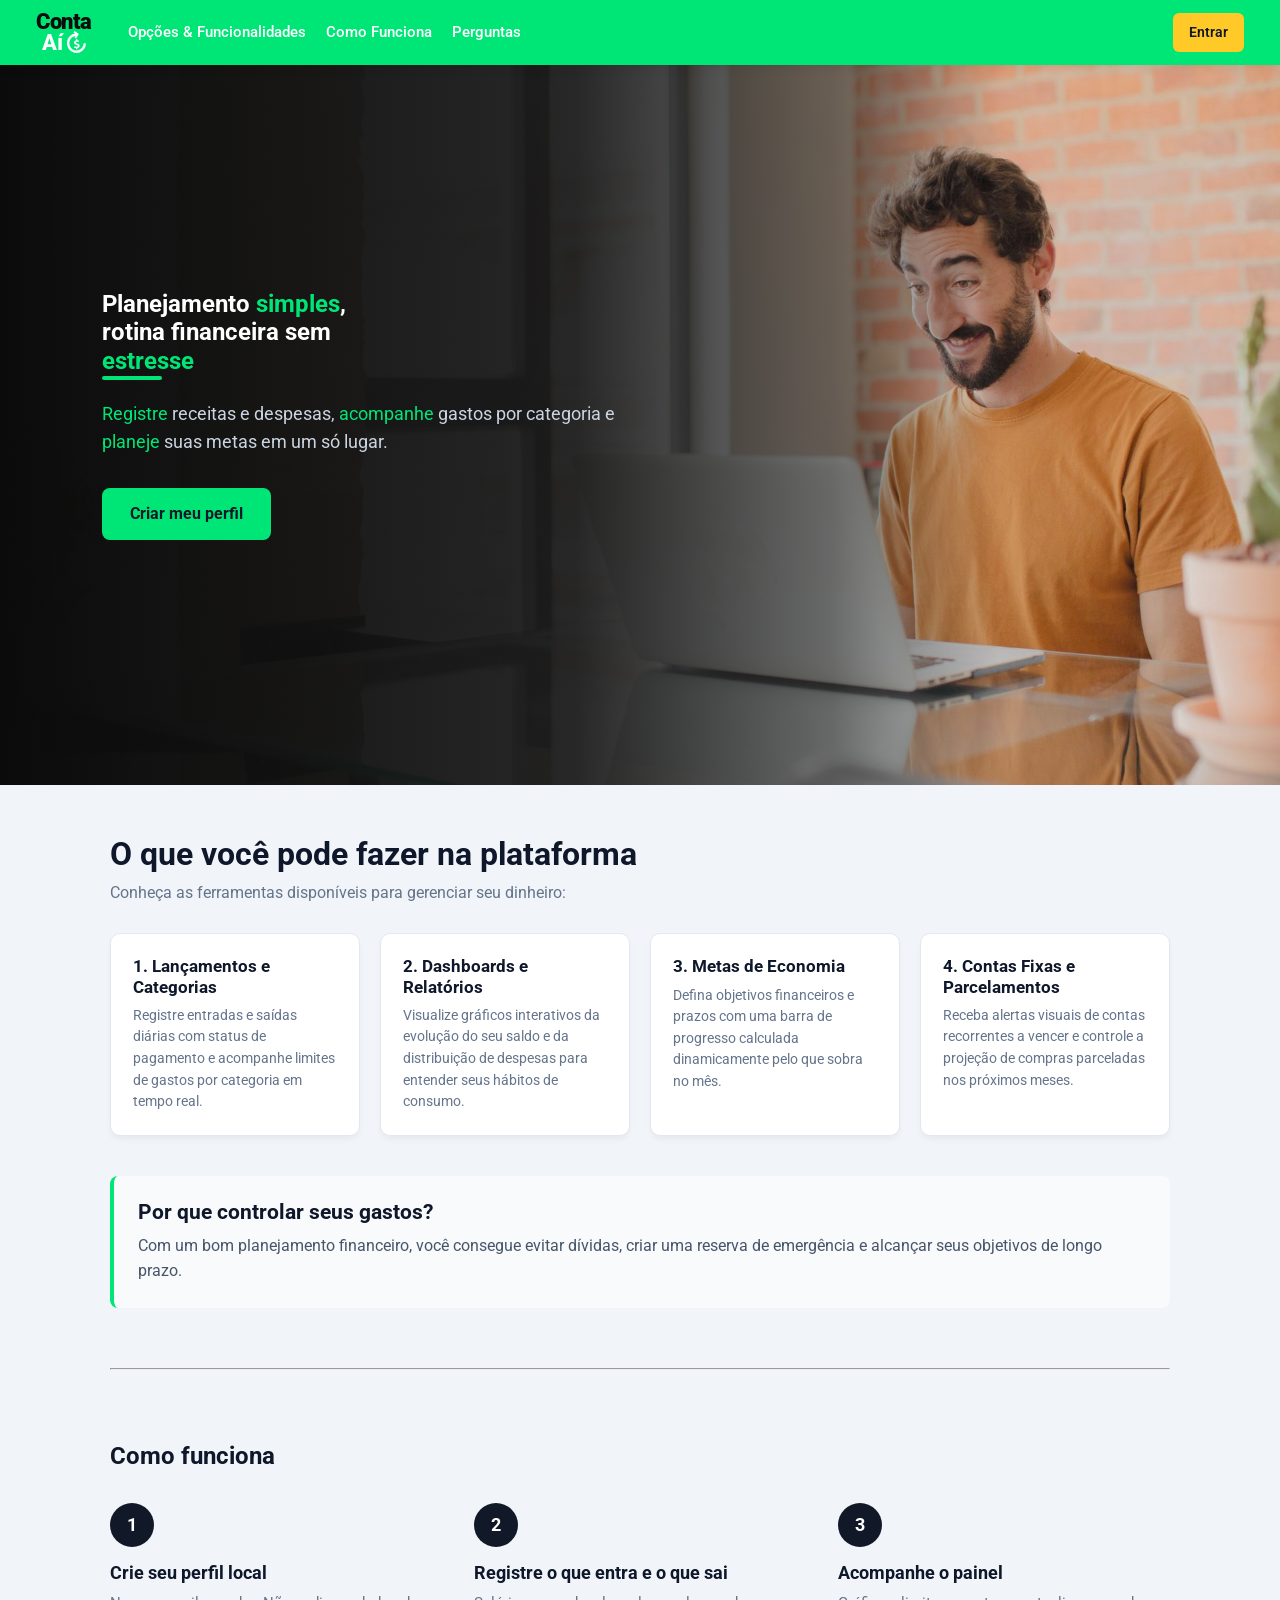
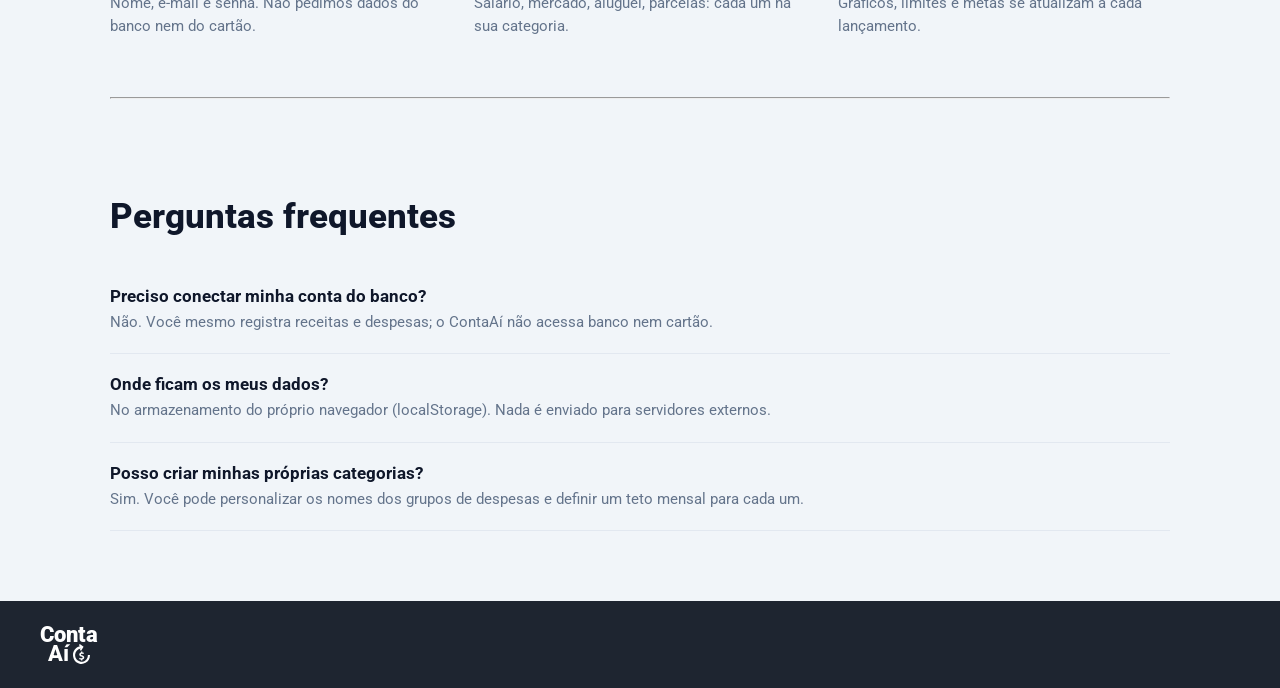
<file: src/frontend/index.html>
<!DOCTYPE html>
<html lang="pt-BR">
<head>
    <meta charset="UTF-8">
    <meta name="viewport" content="width=device-width, initial-scale=1.0">
    <title>ContaAí - Controle Financeiro</title>
    <link rel="icon" href="../../assets/img/icone.svg" type="image/svg+xml">
    <link rel="stylesheet" href="styles/variables.css">
    <link rel="stylesheet" href="styles/main.css">
    <link rel="stylesheet" href="styles/components.css">
    <link rel="stylesheet" href="styles/inicio.css">
    <link href="https://fonts.googleapis.com/css2?family=Roboto:wght@400;500;700;900&display=swap" rel="stylesheet">
</head>
<body>

    <!-- barra verde -->
    <header class="barraverde">
        <div class="esquerda-barra">
            <a href="#" class="logo-link">
                <div class="logo-box">
                    <span class="logo-conta">Conta</span>
                    <div class="logo-linha-ai">
                        <span class="logo-ai">Aí</span>
                        <img src="../../assets/img/icone.svg" alt="Símbolo" class="logo-icone">
                    </div>
                </div>
            </a>

            <nav class="linksbarra">
                <a href="#recursos">Opções & Funcionalidades</a>
                <a href="#como-funciona">Como Funciona</a>
                <a href="#perguntas">Perguntas</a>
            </nav>
        </div>

        <div class="acoes">
            <a href="pages/login.html?entrar" class="btn-entrar" id="btn-entrar">Entrar</a>
        </div>
    </header>

    <!--hero banner-->

    <section class="hero-banner">
        <div class="hero-conteudo">
            <h1>
                Planejamento <span class="texto-verde">simples</span>,<br>
                rotina financeira sem<br>
                <span class="texto-verde">estresse</span>
            </h1>

            <div class="linha-destaque"></div>

            <p class="hero-subtitulo">
                <span class="texto-verde">Registre</span> receitas e despesas, 
                <span class="texto-verde">acompanhe</span> gastos por categoria e 
                <span class="texto-verde">planeje</span> suas metas em um só lugar.
            </p>

            <div class="hero-botoes">
                <a href="pages/login.html?cadastro" class="btn-primario" id="btn-criar">Criar meu perfil</a>
            </div>

        </div>
    </section>

    <!--main-->
     
    <main>
        <section id="recursos">
            <h2>O que você pode fazer na plataforma</h2>
            <p class="sub-secao">Conheça as ferramentas disponíveis para gerenciar seu dinheiro:</p>

            <div class="cards-grid">
                <article class="card">
                    <h3>1. Lançamentos e Categorias</h3>
                    <p>Registre entradas e saídas diárias com status de pagamento e acompanhe limites de gastos por categoria em tempo real.</p>
                </article>

                <article class="card">
                    <h3>2. Dashboards e Relatórios</h3>
                    <p>Visualize gráficos interativos da evolução do seu saldo e da distribuição de despesas para entender seus hábitos de consumo.</p>
                </article>

                <article class="card">
                    <h3>3. Metas de Economia</h3>
                    <p>Defina objetivos financeiros e prazos com uma barra de progresso calculada dinamicamente pelo que sobra no mês.</p>
                </article>

                <article class="card">
                    <h3>4. Contas Fixas e Parcelamentos</h3>
                    <p>Receba alertas visuais de contas recorrentes a vencer e controle a projeção de compras parceladas nos próximos meses.  </p>
                </article>
            </div>
        </section>

        <section id="sobre" class="card-sobre">
            <h2>Por que controlar seus gastos?</h2>
            <p>Com um bom planejamento financeiro, você consegue evitar dívidas, criar uma reserva de emergência e alcançar seus objetivos de longo prazo.</p>
        </section>
<section id="como-funciona" class="secao-passos">
<hr>
<br><br><br>
            <h2 class="titulo-sessao">Como funciona</h2>
            <div class="passos-grid">
                <div class="passo-item">
                    <div class="passo-numero">1</div>
                    <h3 class="passo-titulo">Crie seu perfil local</h3>
                    <p class="passo-texto">Nome, e-mail e senha. Não pedimos dados do banco nem do cartão.</p>
                </div>
                <div class="passo-item">
                    <div class="passo-numero">2</div>
                    <h3 class="passo-titulo">Registre o que entra e o que sai</h3>
                    <p class="passo-texto">Salário, mercado, aluguel, parcelas: cada um na sua categoria.</p>
                </div>
                <div class="passo-item">
                    <div class="passo-numero">3</div>
                    <h3 class="passo-titulo">Acompanhe o painel</h3>
                    <p class="passo-texto">Gráficos, limites e metas se atualizam a cada lançamento.</p>
                </div>
            </div>
        </section>

        
        <section id="perguntas" class="secao-faq">
          <hr>
<br><br><br><br>
            <div class="faq-container">
                <h2 class="faq-titulo">Perguntas frequentes</h2>
                <br><br>
                <div class="faq-lista">
                    <div class="faq-item">
                        <h4 class="faq-pergunta">Preciso conectar minha conta do banco?</h4>
                        <p class="faq-resposta">Não. Você mesmo registra receitas e despesas; o ContaAí não acessa banco nem cartão.</p>
                    </div>
                    <div class="faq-item">
                        <h4 class="faq-pergunta">Onde ficam os meus dados?</h4>
                        <p class="faq-resposta">No armazenamento do próprio navegador (localStorage). Nada é enviado para servidores externos.</p>
                    </div>
                    <div class="faq-item">
                        <h4 class="faq-pergunta">Posso criar minhas próprias categorias?</h4>
                        <p class="faq-resposta">Sim. Você pode personalizar os nomes dos grupos de despesas e definir um teto mensal para cada um.</p>
                    </div>
                </div>
            </div>
        </section>

    </main>

    <!-- rodapé -->
<footer class="rodape">
  <div class="rodape-linha">
    <!--esquerdi-->
    <div class="rodape-esquerda">
        <!--logo-->
      <a href="#" class="logo-link">
      <div class="logo-box-rodape">
        <span class="logo-conta-rodape">Conta</span>
        <div class="logo-linha-ai-rodape">
          <span class="logo-ai-rodape">Aí</span>
          <img src="../../assets/img/icone.svg" alt="Símbolo" class="logo-icone-rodape">
        </div>
      </div>
      </a>
    </div>
  </div>
</footer>

<script src="scripts/auth.js"></script>
<script src="scripts/inicio.js"></script>
</body>
</html>
</file>
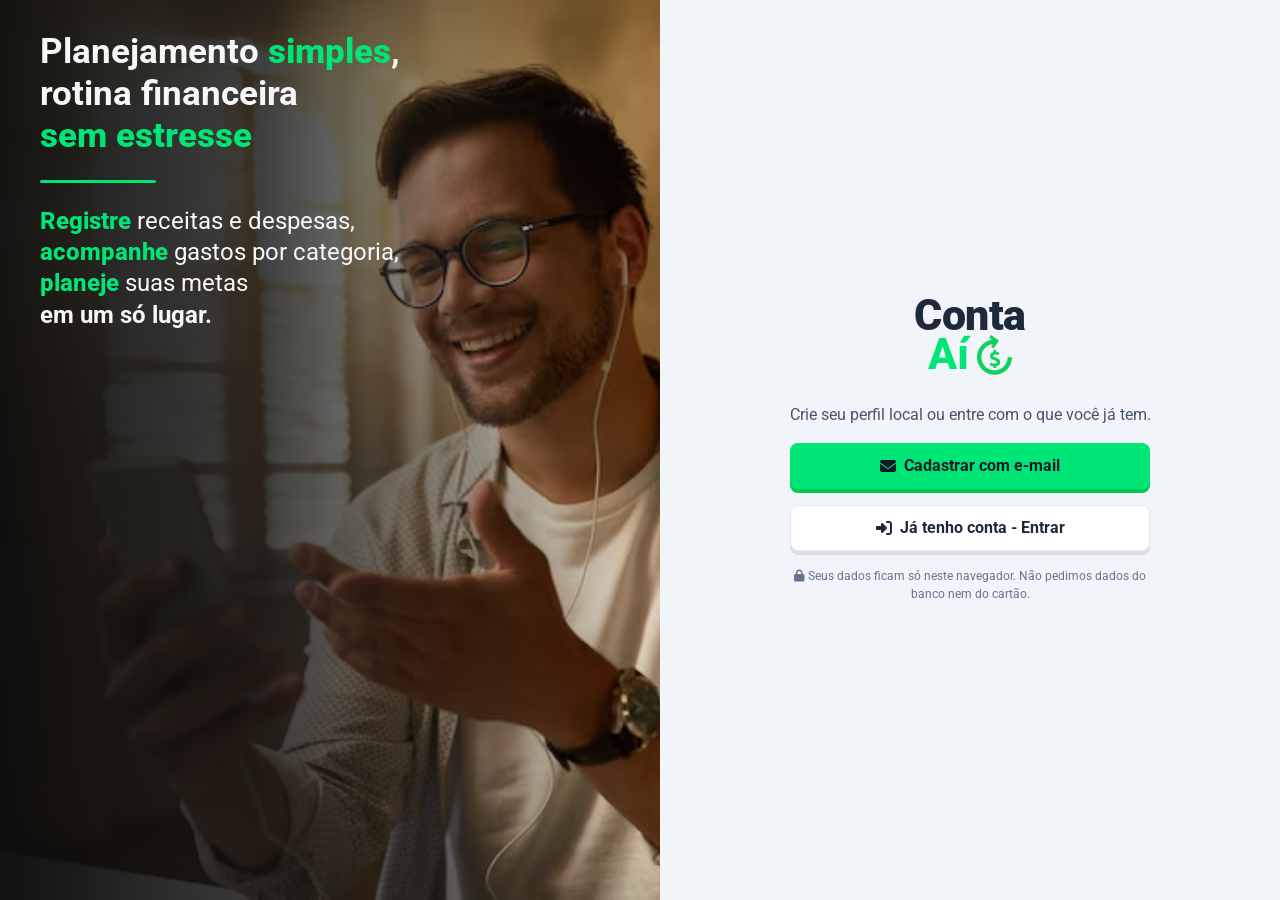
<file: src/frontend/pages/categorias.html>
<!DOCTYPE html>
<html lang="pt-BR">
<head>
  <meta charset="UTF-8">
  <meta name="viewport" content="width=device-width, initial-scale=1.0">

  <title>Categorias e limites | ContaAí</title>
  <meta name="description" content="Crie categorias e defina um limite mensal de gastos para cada uma.">

  <link rel="icon" href="../../../assets/img/icone.svg" type="image/svg+xml">

  <link rel="preconnect" href="https://fonts.googleapis.com">
  <link rel="preconnect" href="https://fonts.gstatic.com" crossorigin>
  <link rel="stylesheet" href="https://fonts.googleapis.com/css2?family=Roboto:wght@400;500;700;800;900&display=swap">

  <link rel="stylesheet" href="../styles/variables.css">
  <link rel="stylesheet" href="../styles/main.css">
  <link rel="stylesheet" href="../styles/components.css">
  <link rel="stylesheet" href="../styles/painel.css">
  <link rel="stylesheet" href="../styles/categorias.css">
</head>

<body class="painel">
  <a class="pular-link" href="#conteudo">Pular para o conteúdo</a>

  <header class="barraverde topo">
    <a href="visaogeral.html" class="logo-link" aria-label="ContaAí: ir para a visão geral">
      <div class="logo-box">
        <span class="logo-conta">Conta</span>
        <div class="logo-linha-ai">
          <span class="logo-ai">Aí</span>
          <img src="../../../assets/img/icone.svg" alt="" class="logo-icone" width="22" height="25">
        </div>
      </div>
    </a>

    <div class="topo-direita">
      <p class="topo-saudacao">Olá, <strong>Visitante</strong></p>
      <span class="avatar" aria-hidden="true">V</span>

      <button class="botao-menu" type="button" aria-expanded="false" aria-controls="menu-principal">
        <span class="botao-menu-icone" aria-hidden="true"></span>
        <span class="sr-only">Abrir menu</span>
      </button>
    </div>
  </header>

  <nav class="menu" id="menu-principal" aria-label="Menu principal">
    <ul class="menu-lista">
      <li>
        <a class="menu-link" href="visaogeral.html">
          <svg viewBox="0 0 24 24" fill="none" stroke="currentColor" stroke-width="2" stroke-linecap="round" stroke-linejoin="round" aria-hidden="true"><rect x="3" y="3" width="7" height="9" rx="1"/><rect x="14" y="3" width="7" height="5" rx="1"/><rect x="14" y="12" width="7" height="9" rx="1"/><rect x="3" y="16" width="7" height="5" rx="1"/></svg>
          Visão geral
        </a>
      </li>
      <li>
        <a class="menu-link" href="lancamentos.html">
          <svg viewBox="0 0 24 24" fill="none" stroke="currentColor" stroke-width="2" stroke-linecap="round" stroke-linejoin="round" aria-hidden="true"><path d="M7 20V4M3 8l4-4 4 4M17 4v16M13 16l4 4 4-4"/></svg>
          Lançamentos
        </a>
      </li>
      <li>
        <a class="menu-link" href="categorias.html" aria-current="page">
          <svg viewBox="0 0 24 24" fill="none" stroke="currentColor" stroke-width="2" stroke-linecap="round" stroke-linejoin="round" aria-hidden="true"><path d="M12.6 2.6A2 2 0 0 0 11.2 2H4a2 2 0 0 0-2 2v7.2a2 2 0 0 0 .6 1.4l8.7 8.7a2.4 2.4 0 0 0 3.4 0l6.6-6.6a2.4 2.4 0 0 0 0-3.4z"/><circle cx="7.5" cy="7.5" r="1.5"/></svg>
          Categorias e limites
        </a>
      </li>
      <li>
        <a class="menu-link" href="contas.html">
          <svg viewBox="0 0 24 24" fill="none" stroke="currentColor" stroke-width="2" stroke-linecap="round" stroke-linejoin="round" aria-hidden="true"><rect x="3" y="4" width="18" height="17" rx="2"/><path d="M16 2v4M8 2v4M3 10h18M8 15h3"/></svg>
          Contas fixas
        </a>
      </li>
      <li>
        <a class="menu-link" href="parcelamentos.html">
          <svg viewBox="0 0 24 24" fill="none" stroke="currentColor" stroke-width="2" stroke-linecap="round" stroke-linejoin="round" aria-hidden="true"><rect x="2" y="5" width="20" height="14" rx="2"/><path d="M2 10h20M6 15h4"/></svg>
          Parcelamentos
        </a>
      </li>
      <li>
        <a class="menu-link" href="metas.html">
          <svg viewBox="0 0 24 24" fill="none" stroke="currentColor" stroke-width="2" stroke-linecap="round" stroke-linejoin="round" aria-hidden="true"><circle cx="12" cy="12" r="9"/><circle cx="12" cy="12" r="5"/><circle cx="12" cy="12" r="1"/></svg>
          Metas
        </a>
      </li>
    </ul>

    <div class="menu-rodape">
      <a class="menu-link" href="../index.html" data-sair>
        <svg viewBox="0 0 24 24" fill="none" stroke="currentColor" stroke-width="2" stroke-linecap="round" stroke-linejoin="round" aria-hidden="true"><path d="M9 21H5a2 2 0 0 1-2-2V5a2 2 0 0 1 2-2h4M16 17l5-5-5-5M21 12H9"/></svg>
        Sair do perfil
      </a>
    </div>
  </nav>

  <main class="conteudo" id="conteudo">
    <header class="pagina-cabecalho">
      <div>
        <h1>Categorias e limites</h1>
        <p>Defina um teto mensal por categoria e veja o quanto já foi usado.</p>
      </div>
      <form class="periodo" id="form-periodo">
        <label for="periodo">Período</label>
        <input type="month" id="periodo" name="periodo" required>
      </form>
    </header>

    <section class="card resumo-orcamento" aria-labelledby="titulo-resumo">
      <h2 id="titulo-resumo">Orçamento de <span id="resumo-mes">este mês</span></h2>

      <dl class="resumo-numeros">
        <div>
          <dt>Soma dos limites</dt>
          <dd class="valor" id="soma-limites">R$ 0,00</dd>
        </div>
        <div>
          <dt>Já gasto</dt>
          <dd class="valor valor-negativo" id="ja-gasto">R$ 0,00</dd>
        </div>
        <div>
          <dt>Ainda disponível</dt>
          <dd class="valor" id="ainda-disponivel">R$ 0,00</dd>
        </div>
      </dl>

      <meter id="meter-orcamento" min="0" max="1" low="0.8" high="0.99" optimum="0" value="0" hidden>0% do orçamento</meter>
      <p class="categoria-nota" id="nota-orcamento">Defina um limite em alguma categoria para ver o resumo.</p>
    </section>

    <details class="painel-form">
      <summary>Nova categoria</summary>

      <form id="form-categoria">
        <div class="grade-form">
          <div class="campo">
            <label for="cat-nome">Nome da categoria</label>
            <input type="text" id="cat-nome" name="nome" placeholder="Ex.: Pets" maxlength="30" required>
          </div>

          <div class="campo">
            <label for="cat-tipo">Tipo</label>
            <select id="cat-tipo" name="tipo">
              <option value="despesa">Despesa</option>
              <option value="receita">Receita</option>
            </select>
          </div>

          <div class="campo" id="campo-limite">
            <label for="cat-limite">Limite mensal (R$)</label>
            <input type="number" id="cat-limite" name="limite" placeholder="Ex.: 500" min="0" step="0.01" inputmode="decimal">
            <span class="campo-dica">Opcional. Em branco, a categoria fica sem limite.</span>
          </div>

          <div class="campo">
            <label for="cat-cor">Cor</label>
            <input type="color" id="cat-cor" name="cor">
          </div>
        </div>

        <p class="msg-erro" id="erro-categoria" role="alert" hidden></p>

        <div class="form-acoes">
          <button class="btn-primario" type="submit">Criar categoria</button>
        </div>
      </form>
    </details>

    <section class="secao" aria-labelledby="titulo-despesas">
      <div class="secao-topo">
        <h2 id="titulo-despesas" class="secao-titulo">Categorias de despesa</h2>
        <ul class="legenda-limite" aria-label="Como ler a barra">
          <li><span class="amostra amostra-ok"></span>até 79%</li>
          <li><span class="amostra amostra-alerta"></span>80% a 99%</li>
          <li><span class="amostra amostra-erro"></span>100% ou mais</li>
        </ul>
      </div>
      <ul class="cards-grid" id="lista-despesas"></ul>
      <p class="vazio" id="vazio-despesas" hidden>Nenhuma categoria de despesa. Crie a primeira em “Nova categoria”.</p>
    </section>

    <section class="secao" aria-labelledby="titulo-receitas">
      <h2 id="titulo-receitas" class="secao-titulo">Categorias de receita</h2>
      <ul class="cards-grid" id="lista-receitas"></ul>
      <p class="vazio" id="vazio-receitas" hidden>Nenhuma categoria de receita.</p>
    </section>
  </main>

  <dialog class="janela" id="janela-categoria" aria-labelledby="janela-categoria-titulo">
    <form id="form-editar">
      <h2 id="janela-categoria-titulo">Editar categoria</h2>
      <input type="hidden" id="editar-id">
      <div class="campo">
        <label for="editar-nome">Nome</label>
        <input type="text" id="editar-nome" maxlength="30" required>
      </div>
      <div class="campo" id="campo-editar-limite">
        <label for="editar-limite">Limite mensal (R$)</label>
        <input type="number" id="editar-limite" min="0" step="0.01" inputmode="decimal">
        <span class="campo-dica">Em branco para tirar o limite.</span>
      </div>
      <div class="campo">
        <label for="editar-cor">Cor</label>
        <input type="color" id="editar-cor">
      </div>
      <p class="msg-erro" id="erro-editar" role="alert" hidden></p>
      <div class="form-acoes">
        <button class="btn-secundario" type="button" data-fechar>Cancelar</button>
        <button class="btn-primario" type="submit">Salvar</button>
      </div>
    </form>
  </dialog>

  <script src="../scripts/auth.js"></script>
  <script src="../scripts/dados.js"></script>
  <script src="../scripts/ui.js"></script>
  <script src="../scripts/menu.js"></script>
  <script src="../scripts/categorias.js"></script>
</body>
</html>
</file>
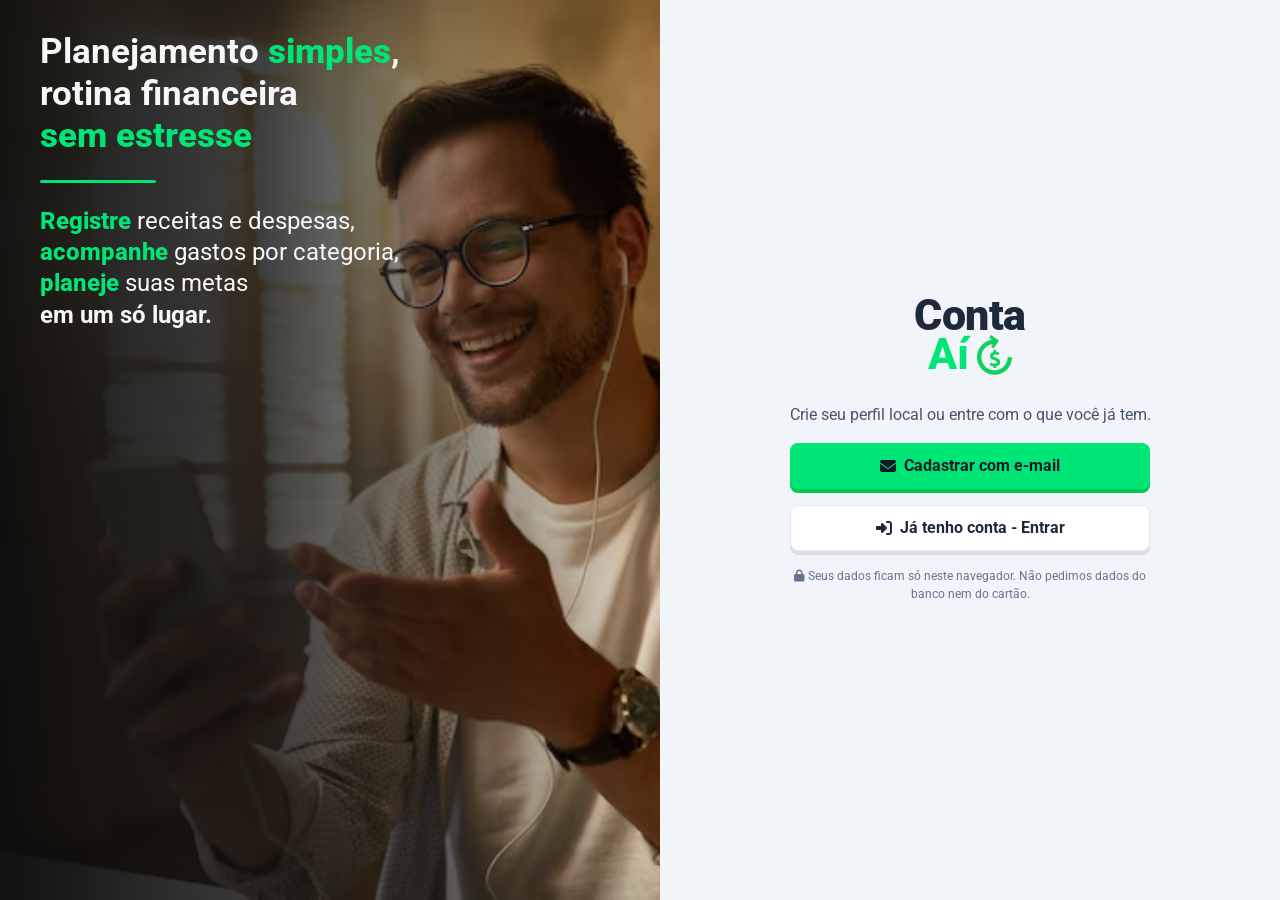
<file: src/frontend/pages/contas.html>
<!DOCTYPE html>
<html lang="pt-BR">
<head>
  <meta charset="UTF-8">
  <meta name="viewport" content="width=device-width, initial-scale=1.0">

  <title>Contas fixas | ContaAí</title>
  <meta name="description" content="Gerencie as contas e receitas que se repetem todo mês.">

  <link rel="icon" href="../../../assets/img/icone.svg" type="image/svg+xml">

  <link rel="preconnect" href="https://fonts.googleapis.com">
  <link rel="preconnect" href="https://fonts.gstatic.com" crossorigin>
  <link rel="stylesheet" href="https://fonts.googleapis.com/css2?family=Roboto:wght@400;500;700;800;900&display=swap">

  <link rel="stylesheet" href="../styles/variables.css">
  <link rel="stylesheet" href="../styles/main.css">
  <link rel="stylesheet" href="../styles/components.css">
  <link rel="stylesheet" href="../styles/painel.css">
  <link rel="stylesheet" href="../styles/contas.css">
</head>

<body class="painel">
  <a class="pular-link" href="#conteudo">Pular para o conteúdo</a>

  <header class="barraverde topo">
    <a href="visaogeral.html" class="logo-link" aria-label="ContaAí: ir para a visão geral">
      <div class="logo-box">
        <span class="logo-conta">Conta</span>
        <div class="logo-linha-ai">
          <span class="logo-ai">Aí</span>
          <img src="../../../assets/img/icone.svg" alt="" class="logo-icone" width="22" height="25">
        </div>
      </div>
    </a>

    <div class="topo-direita">
      <p class="topo-saudacao">Olá, <strong>Visitante</strong></p>
      <span class="avatar" aria-hidden="true">V</span>

      <button class="botao-menu" type="button" aria-expanded="false" aria-controls="menu-principal">
        <span class="botao-menu-icone" aria-hidden="true"></span>
        <span class="sr-only">Abrir menu</span>
      </button>
    </div>
  </header>

  <nav class="menu" id="menu-principal" aria-label="Menu principal">
    <ul class="menu-lista">
      <li>
        <a class="menu-link" href="visaogeral.html">
          <svg viewBox="0 0 24 24" fill="none" stroke="currentColor" stroke-width="2" stroke-linecap="round" stroke-linejoin="round" aria-hidden="true"><rect x="3" y="3" width="7" height="9" rx="1"/><rect x="14" y="3" width="7" height="5" rx="1"/><rect x="14" y="12" width="7" height="9" rx="1"/><rect x="3" y="16" width="7" height="5" rx="1"/></svg>
          Visão geral
        </a>
      </li>
      <li>
        <a class="menu-link" href="lancamentos.html">
          <svg viewBox="0 0 24 24" fill="none" stroke="currentColor" stroke-width="2" stroke-linecap="round" stroke-linejoin="round" aria-hidden="true"><path d="M7 20V4M3 8l4-4 4 4M17 4v16M13 16l4 4 4-4"/></svg>
          Lançamentos
        </a>
      </li>
      <li>
        <a class="menu-link" href="categorias.html">
          <svg viewBox="0 0 24 24" fill="none" stroke="currentColor" stroke-width="2" stroke-linecap="round" stroke-linejoin="round" aria-hidden="true"><path d="M12.6 2.6A2 2 0 0 0 11.2 2H4a2 2 0 0 0-2 2v7.2a2 2 0 0 0 .6 1.4l8.7 8.7a2.4 2.4 0 0 0 3.4 0l6.6-6.6a2.4 2.4 0 0 0 0-3.4z"/><circle cx="7.5" cy="7.5" r="1.5"/></svg>
          Categorias e limites
        </a>
      </li>
      <li>
        <a class="menu-link" href="contas.html" aria-current="page">
          <svg viewBox="0 0 24 24" fill="none" stroke="currentColor" stroke-width="2" stroke-linecap="round" stroke-linejoin="round" aria-hidden="true"><rect x="3" y="4" width="18" height="17" rx="2"/><path d="M16 2v4M8 2v4M3 10h18M8 15h3"/></svg>
          Contas fixas
        </a>
      </li>
      <li>
        <a class="menu-link" href="parcelamentos.html">
          <svg viewBox="0 0 24 24" fill="none" stroke="currentColor" stroke-width="2" stroke-linecap="round" stroke-linejoin="round" aria-hidden="true"><rect x="2" y="5" width="20" height="14" rx="2"/><path d="M2 10h20M6 15h4"/></svg>
          Parcelamentos
        </a>
      </li>
      <li>
        <a class="menu-link" href="metas.html">
          <svg viewBox="0 0 24 24" fill="none" stroke="currentColor" stroke-width="2" stroke-linecap="round" stroke-linejoin="round" aria-hidden="true"><circle cx="12" cy="12" r="9"/><circle cx="12" cy="12" r="5"/><circle cx="12" cy="12" r="1"/></svg>
          Metas
        </a>
      </li>
    </ul>

    <div class="menu-rodape">
      <a class="menu-link" href="../index.html" data-sair>
        <svg viewBox="0 0 24 24" fill="none" stroke="currentColor" stroke-width="2" stroke-linecap="round" stroke-linejoin="round" aria-hidden="true"><path d="M9 21H5a2 2 0 0 1-2-2V5a2 2 0 0 1 2-2h4M16 17l5-5-5-5M21 12H9"/></svg>
        Sair do perfil
      </a>
    </div>
  </nav>

  <main class="conteudo" id="conteudo">
    <header class="pagina-cabecalho">
      <div>
        <h1>Contas fixas</h1>
        <p>Contas e receitas que se repetem todo mês, com alerta de vencimento.</p>
      </div>
      <div class="cabecalho-acoes">
        <form class="periodo" id="form-periodo">
          <label for="periodo">Período</label>
          <input type="month" id="periodo" name="periodo" required>
        </form>
        <button class="btn-primario" type="button" id="btn-nova-conta">+ Nova conta fixa</button>
      </div>
    </header>

    <section class="resumo-cards" aria-label="Resumo das contas fixas">
      <div class="resumo-card">
        <span class="resumo-card-rotulo">Despesas fixas</span>
        <span class="resumo-card-valor valor-negativo" id="total-despesas">R$ 0,00</span>
        <span class="resumo-card-nota" id="total-despesas-nota">0 contas</span>
      </div>
      <div class="resumo-card">
        <span class="resumo-card-rotulo">Receitas fixas</span>
        <span class="resumo-card-valor valor-positivo" id="total-receitas">R$ 0,00</span>
        <span class="resumo-card-nota" id="total-receitas-nota">0 receitas</span>
      </div>
      <div class="resumo-card">
        <span class="resumo-card-rotulo">Pagas no mês</span>
        <span class="resumo-card-valor" id="pagas-valor">R$ 0,00</span>
        <span class="resumo-card-nota" id="pagas-nota">0 de 0 contas</span>
      </div>
      <div class="resumo-card">
        <span class="resumo-card-rotulo">Pendentes</span>
        <span class="resumo-card-valor" id="pendentes-valor">R$ 0,00</span>
        <span class="resumo-card-nota" id="pendentes-nota">nenhuma atrasada</span>
      </div>
    </section>

    <p class="aviso aviso-alerta" id="aviso-vencimento" role="status" hidden></p>

    <section class="card lista-card" aria-labelledby="titulo-lista">
      <h2 id="titulo-lista" class="secao-titulo">Suas contas recorrentes</h2>
      <ul class="lista-contas" id="lista-contas"></ul>
      <p class="vazio" id="vazio-contas" hidden>Nenhuma conta fixa neste período. Clique em “Nova conta fixa” para começar.</p>
    </section>
  </main>

  <dialog class="janela" id="janela-conta" aria-labelledby="janela-conta-titulo">
    <form id="form-conta">
      <h2 id="janela-conta-titulo">Nova conta fixa</h2>
      <input type="hidden" id="conta-id">

      <div class="campo">
        <label for="conta-tipo">Tipo</label>
        <select id="conta-tipo">
          <option value="despesa">Despesa (conta a pagar)</option>
          <option value="receita">Receita (valor a receber)</option>
        </select>
      </div>
      <div class="campo">
        <label for="conta-nome">Nome</label>
        <input type="text" id="conta-nome" placeholder="Ex.: Aluguel" maxlength="40" required>
      </div>
      <div class="grade-2">
        <div class="campo">
          <label for="conta-valor">Valor (R$)</label>
          <input type="number" id="conta-valor" placeholder="0,00" min="0.01" step="0.01" inputmode="decimal" required>
        </div>
        <div class="campo">
          <label for="conta-dia">Dia do mês</label>
          <input type="number" id="conta-dia" placeholder="Ex.: 10" min="1" max="31" inputmode="numeric" required>
        </div>
      </div>
      <div class="grade-2">
        <div class="campo">
          <label for="conta-categoria">Categoria</label>
          <select id="conta-categoria"></select>
        </div>
        <div class="campo">
          <label for="conta-inicio">A partir de</label>
          <input type="month" id="conta-inicio" required>
        </div>
      </div>

      <div class="form-acoes">
        <button class="btn-secundario" type="button" data-fechar>Cancelar</button>
        <button class="btn-primario" type="submit">Salvar</button>
      </div>
    </form>
  </dialog>

  <script src="../scripts/auth.js"></script>
  <script src="../scripts/dados.js"></script>
  <script src="../scripts/ui.js"></script>
  <script src="../scripts/menu.js"></script>
  <script src="../scripts/contas.js"></script>
</body>
</html>
</file>
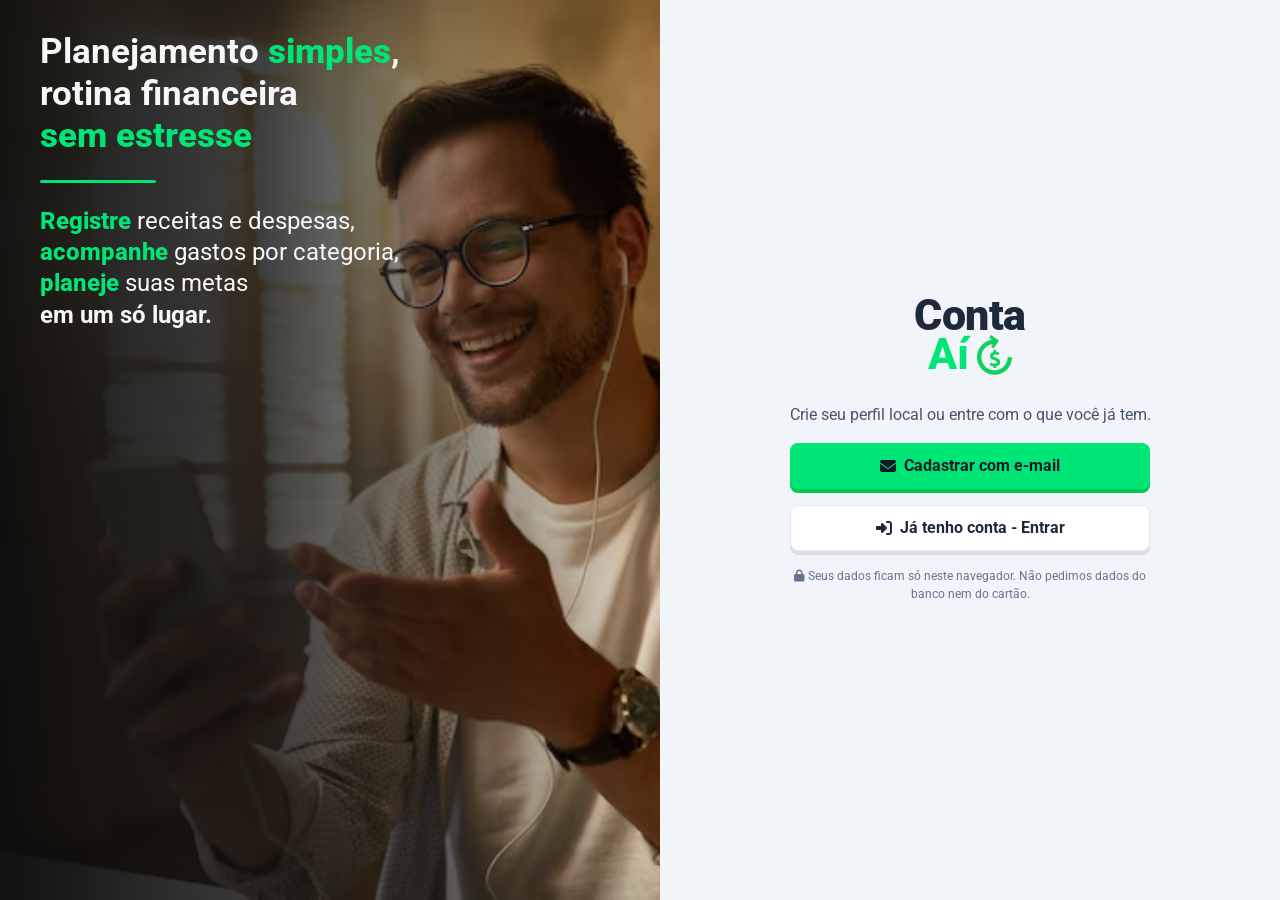
<file: src/frontend/pages/lancamentos.html>
<!DOCTYPE html>
<html lang="pt-BR">
<head>
  <meta charset="UTF-8">
  <meta name="viewport" content="width=device-width, initial-scale=1.0">

  <title>Lançamentos | ContaAí</title>
  <meta name="description" content="Registre receitas e despesas e acompanhe os lançamentos do mês.">

  <link rel="icon" href="../../../assets/img/icone.svg" type="image/svg+xml">

  <link rel="preconnect" href="https://fonts.googleapis.com">
  <link rel="preconnect" href="https://fonts.gstatic.com" crossorigin>
  <link rel="stylesheet" href="https://fonts.googleapis.com/css2?family=Roboto:wght@400;500;700;800;900&display=swap">

  <link rel="stylesheet" href="../styles/variables.css">
  <link rel="stylesheet" href="../styles/main.css">
  <link rel="stylesheet" href="../styles/components.css">
  <link rel="stylesheet" href="../styles/painel.css">
  <link rel="stylesheet" href="../styles/lancamentos.css">
</head>

<body class="painel">
  <a class="pular-link" href="#conteudo">Pular para o conteúdo</a>

  <header class="barraverde topo">
    <a href="visaogeral.html" class="logo-link" aria-label="ContaAí: ir para a visão geral">
      <div class="logo-box">
        <span class="logo-conta">Conta</span>
        <div class="logo-linha-ai">
          <span class="logo-ai">Aí</span>
          <img src="../../../assets/img/icone.svg" alt="" class="logo-icone" width="22" height="25">
        </div>
      </div>
    </a>

    <div class="topo-direita">
      <p class="topo-saudacao">Olá, <strong>Visitante</strong></p>
      <span class="avatar" aria-hidden="true">V</span>

      <button class="botao-menu" type="button" aria-expanded="false" aria-controls="menu-principal">
        <span class="botao-menu-icone" aria-hidden="true"></span>
        <span class="sr-only">Abrir menu</span>
      </button>
    </div>
  </header>

  <nav class="menu" id="menu-principal" aria-label="Menu principal">
    <ul class="menu-lista">
      <li>
        <a class="menu-link" href="visaogeral.html">
          <svg viewBox="0 0 24 24" fill="none" stroke="currentColor" stroke-width="2" stroke-linecap="round" stroke-linejoin="round" aria-hidden="true"><rect x="3" y="3" width="7" height="9" rx="1"/><rect x="14" y="3" width="7" height="5" rx="1"/><rect x="14" y="12" width="7" height="9" rx="1"/><rect x="3" y="16" width="7" height="5" rx="1"/></svg>
          Visão geral
        </a>
      </li>
      <li>
        <a class="menu-link" href="lancamentos.html" aria-current="page">
          <svg viewBox="0 0 24 24" fill="none" stroke="currentColor" stroke-width="2" stroke-linecap="round" stroke-linejoin="round" aria-hidden="true"><path d="M7 20V4M3 8l4-4 4 4M17 4v16M13 16l4 4 4-4"/></svg>
          Lançamentos
        </a>
      </li>
      <li>
        <a class="menu-link" href="categorias.html">
          <svg viewBox="0 0 24 24" fill="none" stroke="currentColor" stroke-width="2" stroke-linecap="round" stroke-linejoin="round" aria-hidden="true"><path d="M12.6 2.6A2 2 0 0 0 11.2 2H4a2 2 0 0 0-2 2v7.2a2 2 0 0 0 .6 1.4l8.7 8.7a2.4 2.4 0 0 0 3.4 0l6.6-6.6a2.4 2.4 0 0 0 0-3.4z"/><circle cx="7.5" cy="7.5" r="1.5"/></svg>
          Categorias e limites
        </a>
      </li>
      <li>
        <a class="menu-link" href="contas.html">
          <svg viewBox="0 0 24 24" fill="none" stroke="currentColor" stroke-width="2" stroke-linecap="round" stroke-linejoin="round" aria-hidden="true"><rect x="3" y="4" width="18" height="17" rx="2"/><path d="M16 2v4M8 2v4M3 10h18M8 15h3"/></svg>
          Contas fixas
        </a>
      </li>
      <li>
        <a class="menu-link" href="parcelamentos.html">
          <svg viewBox="0 0 24 24" fill="none" stroke="currentColor" stroke-width="2" stroke-linecap="round" stroke-linejoin="round" aria-hidden="true"><rect x="2" y="5" width="20" height="14" rx="2"/><path d="M2 10h20M6 15h4"/></svg>
          Parcelamentos
        </a>
      </li>
      <li>
        <a class="menu-link" href="metas.html">
          <svg viewBox="0 0 24 24" fill="none" stroke="currentColor" stroke-width="2" stroke-linecap="round" stroke-linejoin="round" aria-hidden="true"><circle cx="12" cy="12" r="9"/><circle cx="12" cy="12" r="5"/><circle cx="12" cy="12" r="1"/></svg>
          Metas
        </a>
      </li>
    </ul>

    <div class="menu-rodape">
      <a class="menu-link" href="../index.html" data-sair>
        <svg viewBox="0 0 24 24" fill="none" stroke="currentColor" stroke-width="2" stroke-linecap="round" stroke-linejoin="round" aria-hidden="true"><path d="M9 21H5a2 2 0 0 1-2-2V5a2 2 0 0 1 2-2h4M16 17l5-5-5-5M21 12H9"/></svg>
        Sair do perfil
      </a>
    </div>
  </nav>

  <main class="conteudo" id="conteudo">
    <header class="pagina-cabecalho">
      <div>
        <h1>Lançamentos</h1>
        <p>Receitas e despesas do mês, incluindo contas fixas e parcelas.</p>
      </div>
      <form class="periodo" id="form-periodo">
        <label for="periodo">Período</label>
        <input type="month" id="periodo" name="periodo" required>
      </form>
    </header>

    <section class="resumo-cards" aria-label="Totais do mês">
      <div class="resumo-card">
        <span class="resumo-card-rotulo">Receitas</span>
        <span class="resumo-card-valor valor-positivo" id="total-receitas">R$ 0,00</span>
      </div>
      <div class="resumo-card">
        <span class="resumo-card-rotulo">Despesas</span>
        <span class="resumo-card-valor valor-negativo" id="total-despesas">R$ 0,00</span>
      </div>
      <div class="resumo-card">
        <span class="resumo-card-rotulo">Saldo previsto</span>
        <span class="resumo-card-valor" id="total-saldo">R$ 0,00</span>
      </div>
      <div class="resumo-card">
        <span class="resumo-card-rotulo">A pagar</span>
        <span class="resumo-card-valor" id="total-a-pagar">R$ 0,00</span>
      </div>
    </section>

    <details class="painel-form" id="painel-lancamento" open>
      <summary id="titulo-form">Novo lançamento</summary>

      <form id="form-lancamento">
        <input type="hidden" id="lan-id">
        <div class="grade-form">
          <fieldset class="grupo-opcoes">
            <legend>Tipo</legend>
            <div class="opcoes">
              <input type="radio" id="tipo-despesa" name="tipo" value="despesa" checked>
              <label for="tipo-despesa">Despesa</label>
              <input type="radio" id="tipo-receita" name="tipo" value="receita">
              <label for="tipo-receita">Receita</label>
            </div>
          </fieldset>

          <div class="campo">
            <label for="lan-descricao">Descrição</label>
            <input type="text" id="lan-descricao" name="descricao" placeholder="Ex.: Mercado da semana" maxlength="60" required>
          </div>

          <div class="campo">
            <label for="lan-valor">Valor (R$)</label>
            <input type="number" id="lan-valor" name="valor" placeholder="0,00" min="0.01" step="0.01" inputmode="decimal" required>
          </div>

          <div class="campo">
            <label for="lan-data">Data</label>
            <input type="date" id="lan-data" name="data" required>
          </div>

          <div class="campo">
            <label for="lan-categoria">Categoria</label>
            <select id="lan-categoria" name="categoria" required></select>
          </div>

          <fieldset class="grupo-opcoes">
            <legend>Situação</legend>
            <div class="opcoes">
              <input type="radio" id="sit-pago" name="situacao" value="pago" checked>
              <label for="sit-pago" id="rotulo-pago">Pago</label>
              <input type="radio" id="sit-pendente" name="situacao" value="pendente">
              <label for="sit-pendente">Pendente</label>
            </div>
          </fieldset>
        </div>

        <div class="form-acoes">
          <button class="btn-primario" type="submit" id="btn-salvar">Salvar lançamento</button>
          <button class="btn-secundario" type="button" id="btn-cancelar-edicao" hidden>Cancelar edição</button>
          <button class="btn-secundario" type="reset" id="btn-limpar">Limpar</button>
        </div>
      </form>
    </details>

    <section class="card tabela-card" aria-labelledby="titulo-lancamentos">
      <div class="tabela-topo">
        <h2 id="titulo-lancamentos" class="secao-titulo">Lançamentos do mês</h2>
        <div class="filtros" role="group" aria-label="Filtrar lançamentos">
          <button type="button" class="filtro" data-filtro="todos" aria-pressed="true">Todos</button>
          <button type="button" class="filtro" data-filtro="receita" aria-pressed="false">Receitas</button>
          <button type="button" class="filtro" data-filtro="despesa" aria-pressed="false">Despesas</button>
          <button type="button" class="filtro" data-filtro="pendente" aria-pressed="false">Pendentes</button>
        </div>
      </div>

      <div class="tabela-rolagem">
        <table class="tabela">
          <thead>
            <tr>
              <th scope="col">Descrição</th>
              <th scope="col">Categoria</th>
              <th scope="col">Data</th>
              <th scope="col">Situação</th>
              <th scope="col" class="coluna-valor">Valor</th>
              <th scope="col">Ações</th>
            </tr>
          </thead>
          <tbody id="lista-lancamentos"></tbody>
        </table>
      </div>

      <p class="vazio" id="vazio-lancamentos" hidden>Nenhum lançamento para mostrar neste período.</p>
    </section>
  </main>


  <script src="../scripts/auth.js"></script>
  <script src="../scripts/dados.js"></script>
  <script src="../scripts/ui.js"></script>
  <script src="../scripts/menu.js"></script>
  <script src="../scripts/lancamentos.js"></script>
</body>
</html>
</file>
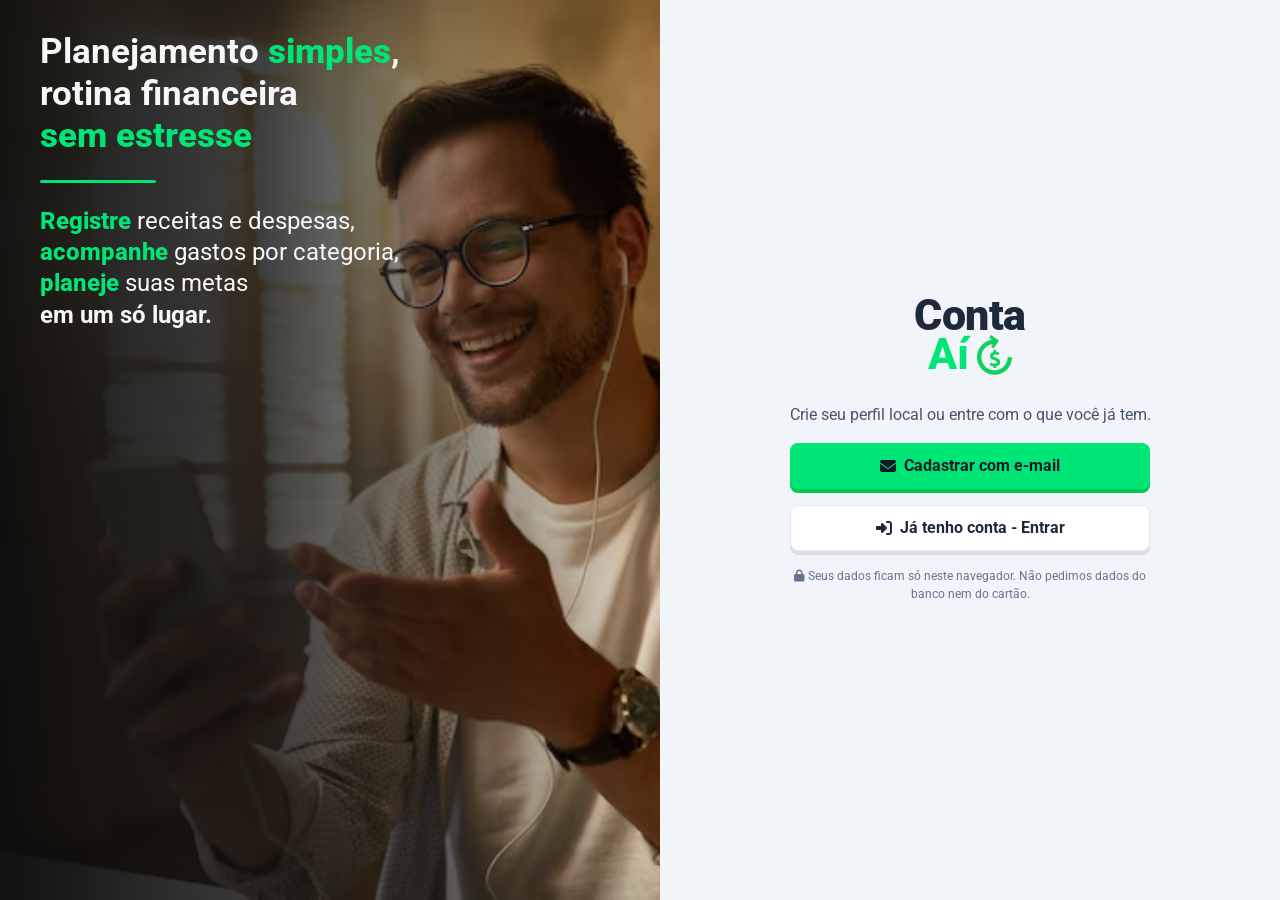
<file: src/frontend/pages/login.html>
<!DOCTYPE html>
<html lang="pt-BR">
<head>
  <meta charset="UTF-8">
  <meta name="viewport" content="width=device-width, initial-scale=1.0">
  <title>Entrar | ContaAí</title>
  <link rel="icon" href="../../../assets/img/icone.svg" type="image/svg+xml">
  <link rel="stylesheet" href="../styles/variables.css">
  <link rel="stylesheet" href="../styles/main.css">
  <link rel="stylesheet" href="../styles/components.css">
  <link rel="stylesheet" href="../styles/login.css">
  <link rel="stylesheet" href="https://fonts.googleapis.com/css2?family=Roboto:wght@400;500;700;800;900&display=swap">
  <link rel="stylesheet" href="https://cdnjs.cloudflare.com/ajax/libs/font-awesome/6.5.2/css/all.min.css">
</head>

<body>

<main class="Registrar">

  <section class="esquerda" aria-label="Apresentação">
    <h2>Planejamento <span class="destaque">simples</span>,<br> rotina financeira <br><span class="destaque">sem estresse</span></h2>
    <div class="linha-verde"></div>
    <p>
      <span class="destaque">Registre</span> receitas e despesas,<br>
      <span class="destaque">acompanhe</span> gastos por categoria,<br>
      <span class="destaque">planeje</span> suas metas<br><b>em um só lugar.</b>
    </p>
  </section>

  <section class="direita" aria-label="Acesso ao perfil">
    <a href="../index.html" class="logo-link" aria-label="ContaAí: voltar para a tela inicial">
      <div class="logo-box">
        <span class="logo-conta">Conta</span>
        <div class="logo-linha-ai">
          <span class="logo-ai">Aí</span>
          <img src="../../../assets/img/icone.svg" alt="" class="logo">
        </div>
      </div>
    </a>

    <p class="acesso-texto">Crie seu perfil local ou entre com o que você já tem.</p>

    <div class="acesso-botoes">
      <button id="cadastrar-email" type="button" class="cadastrar-email"><i class="fa-solid fa-envelope"></i> Cadastrar com e-mail</button>
      <button id="entrar" type="button" class="ja-tenho-conta"><i class="fa-solid fa-right-to-bracket"></i> Já tenho conta - Entrar</button>
    </div>

    <p class="acesso-nota"><i class="fa-solid fa-lock"></i> Seus dados ficam só neste navegador. Não pedimos dados do banco nem do cartão.</p>
  </section>

</main>

<!--modal cadastro-->

<div class="modal-cadastro" id="modal-cadastro" role="dialog" aria-modal="true" aria-label="Criar conta">
  <div class="modal-conteudo">
    <button class="modal-fechar" id="btn-fechar" type="button" aria-label="Fechar"><i class="fa-solid fa-xmark"></i></button>
    
    <h2>Criar conta</h2>
    <p>Preencha os dados abaixo para criar seu perfil.</p>

    <!--nome-->
    <form id="form-cadastro" novalidate>
      <div class="input-box">
        <label for="nome">Nome de usuário</label>
        <div class="input-field">
          <input type="text" id="nome" name="nome" autocomplete="name" placeholder="Ex: Arthur">
          <i class="fa-solid fa-user"></i>
        </div>
        <span class="erro-msg" id="erro-nome"></span>
      </div>

      <!--email-->
      <div class="input-box">
        <label for="email">E-mail</label>
        <div class="input-field">
          <input type="email" id="email" name="email" autocomplete="email" placeholder="seuemail@exemplo.com">
          <i class="fa-solid fa-envelope"></i>
        </div>
        <span class="erro-msg" id="erro-email"></span>
      </div>

      <!--senha-->
      <div class="input-box">
        <label for="senha">Senha</label>
        <div class="input-field">
          <input type="password" id="senha" name="senha" autocomplete="new-password" placeholder="Mínimo de 6 caracteres">
          <i class="fa-solid fa-lock"></i>
        </div>
        <span class="erro-msg" id="erro-senha"></span>
      </div>

      <button type="submit" class="btn-submit">Criar minha conta</button>
      <p class="troca-modal">Já tem perfil? <button type="button" class="link-botao" id="ir-login">Entrar</button></p>
    </form>
  </div>
</div>

<!--modal login-->

<div class="modal-login" id="modal-login" role="dialog" aria-modal="true" aria-label="Acessar conta">
  <div class="modal-conteudo">
    <button class="modal-fechar" id="btn-fechar-login" type="button" aria-label="Fechar"><i class="fa-solid fa-xmark"></i></button>
    
    <h2>Acessar conta</h2>
    <p>Digite seu e-mail e senha para entrar</p>

    <form id="form-login" novalidate>

      <!--email-->
      <div class="input-box">
        <label for="login-email">E-mail</label>
        <div class="input-field">
          <input type="email" id="login-email" name="email" autocomplete="email" placeholder="seuemail@exemplo.com"  >
          <i class="fa-solid fa-envelope"></i>
        </div>
        <span class="erro-msg" id="erro-login-email"></span>
      </div>

      <!--senha-->
      <div class="input-box">
        <label for="login-senha">Senha</label>
        <div class="input-field">
          <input type="password" id="login-senha" name="senha" autocomplete="current-password" placeholder="Sua senha"  >
          <i class="fa-solid fa-lock"></i>
        </div>
        <span class="erro-msg" id="erro-login-senha"></span>
      </div>

      <button type="submit" class="btn-submit">
        <i class="fa-solid fa-right-to-bracket"></i> Entrar
      </button>
      <p class="troca-modal">Ainda não tem perfil? <button type="button" class="link-botao" id="ir-cadastro">Criar conta</button></p>
    </form>
  </div>
</div>

<script src="../scripts/auth.js"></script>
<script src="../scripts/login.js"></script>
</body>
</html>
</file>
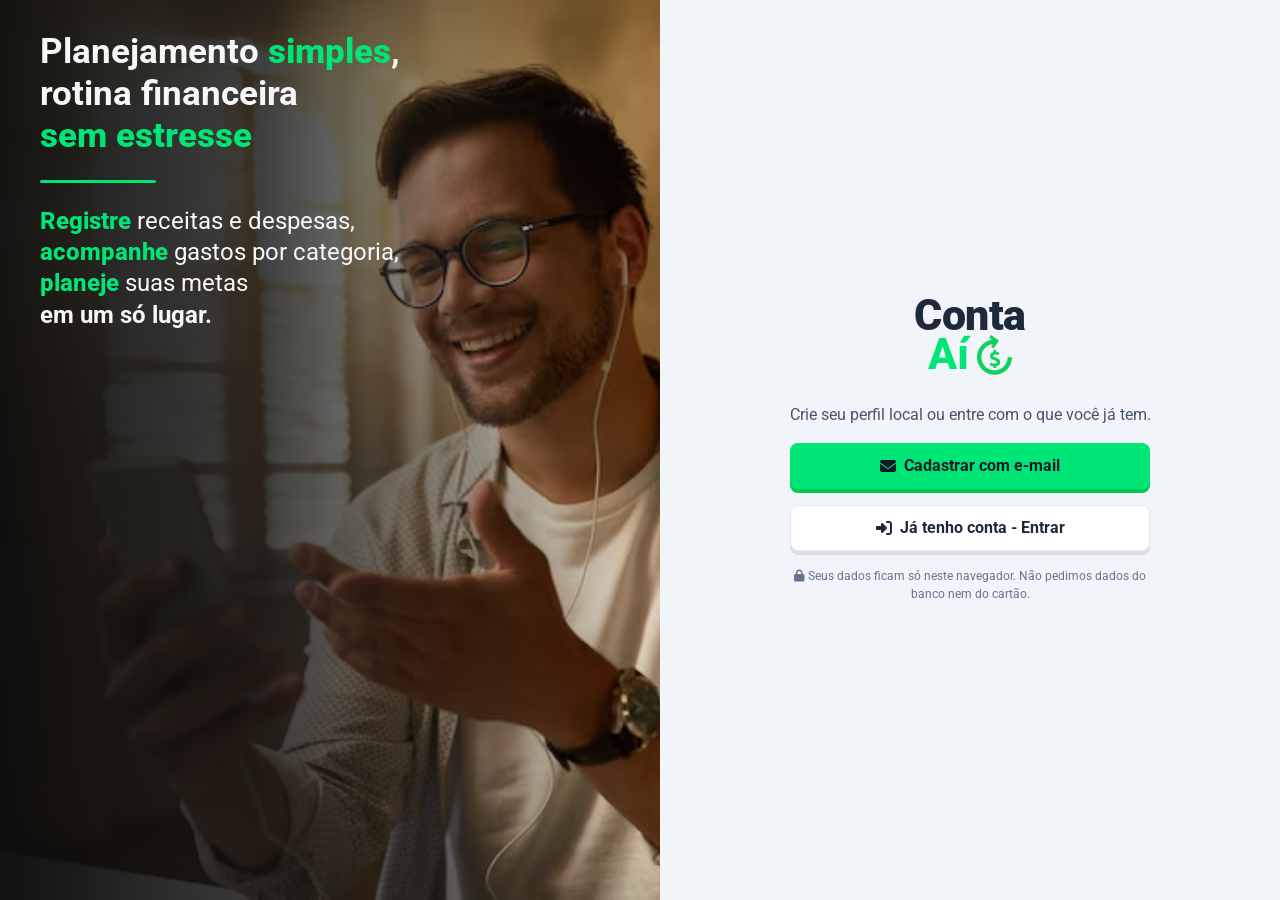
<file: src/frontend/pages/metas.html>
<!DOCTYPE html>
<html lang="pt-BR">
<head>
  <meta charset="UTF-8">
  <meta name="viewport" content="width=device-width, initial-scale=1.0">

  <title>Metas de economia | ContaAí</title>
  <meta name="description" content="Defina metas de economia e acompanhe o progresso.">

  <link rel="icon" href="../../../assets/img/icone.svg" type="image/svg+xml">

  <link rel="preconnect" href="https://fonts.googleapis.com">
  <link rel="preconnect" href="https://fonts.gstatic.com" crossorigin>
  <link rel="stylesheet" href="https://fonts.googleapis.com/css2?family=Roboto:wght@400;500;700;800;900&display=swap">

  <link rel="stylesheet" href="../styles/variables.css">
  <link rel="stylesheet" href="../styles/main.css">
  <link rel="stylesheet" href="../styles/components.css">
  <link rel="stylesheet" href="../styles/painel.css">
  <link rel="stylesheet" href="../styles/metas.css">
</head>

<body class="painel">
  <a class="pular-link" href="#conteudo">Pular para o conteúdo</a>

  <header class="barraverde topo">
    <a href="visaogeral.html" class="logo-link" aria-label="ContaAí: ir para a visão geral">
      <div class="logo-box">
        <span class="logo-conta">Conta</span>
        <div class="logo-linha-ai">
          <span class="logo-ai">Aí</span>
          <img src="../../../assets/img/icone.svg" alt="" class="logo-icone" width="22" height="25">
        </div>
      </div>
    </a>

    <div class="topo-direita">
      <p class="topo-saudacao">Olá, <strong>Visitante</strong></p>
      <span class="avatar" aria-hidden="true">V</span>

      <button class="botao-menu" type="button" aria-expanded="false" aria-controls="menu-principal">
        <span class="botao-menu-icone" aria-hidden="true"></span>
        <span class="sr-only">Abrir menu</span>
      </button>
    </div>
  </header>

  <nav class="menu" id="menu-principal" aria-label="Menu principal">
    <ul class="menu-lista">
      <li>
        <a class="menu-link" href="visaogeral.html">
          <svg viewBox="0 0 24 24" fill="none" stroke="currentColor" stroke-width="2" stroke-linecap="round" stroke-linejoin="round" aria-hidden="true"><rect x="3" y="3" width="7" height="9" rx="1"/><rect x="14" y="3" width="7" height="5" rx="1"/><rect x="14" y="12" width="7" height="9" rx="1"/><rect x="3" y="16" width="7" height="5" rx="1"/></svg>
          Visão geral
        </a>
      </li>
      <li>
        <a class="menu-link" href="lancamentos.html">
          <svg viewBox="0 0 24 24" fill="none" stroke="currentColor" stroke-width="2" stroke-linecap="round" stroke-linejoin="round" aria-hidden="true"><path d="M7 20V4M3 8l4-4 4 4M17 4v16M13 16l4 4 4-4"/></svg>
          Lançamentos
        </a>
      </li>
      <li>
        <a class="menu-link" href="categorias.html">
          <svg viewBox="0 0 24 24" fill="none" stroke="currentColor" stroke-width="2" stroke-linecap="round" stroke-linejoin="round" aria-hidden="true"><path d="M12.6 2.6A2 2 0 0 0 11.2 2H4a2 2 0 0 0-2 2v7.2a2 2 0 0 0 .6 1.4l8.7 8.7a2.4 2.4 0 0 0 3.4 0l6.6-6.6a2.4 2.4 0 0 0 0-3.4z"/><circle cx="7.5" cy="7.5" r="1.5"/></svg>
          Categorias e limites
        </a>
      </li>
      <li>
        <a class="menu-link" href="contas.html">
          <svg viewBox="0 0 24 24" fill="none" stroke="currentColor" stroke-width="2" stroke-linecap="round" stroke-linejoin="round" aria-hidden="true"><rect x="3" y="4" width="18" height="17" rx="2"/><path d="M16 2v4M8 2v4M3 10h18M8 15h3"/></svg>
          Contas fixas
        </a>
      </li>
      <li>
        <a class="menu-link" href="parcelamentos.html">
          <svg viewBox="0 0 24 24" fill="none" stroke="currentColor" stroke-width="2" stroke-linecap="round" stroke-linejoin="round" aria-hidden="true"><rect x="2" y="5" width="20" height="14" rx="2"/><path d="M2 10h20M6 15h4"/></svg>
          Parcelamentos
        </a>
      </li>
      <li>
        <a class="menu-link" href="metas.html" aria-current="page">
          <svg viewBox="0 0 24 24" fill="none" stroke="currentColor" stroke-width="2" stroke-linecap="round" stroke-linejoin="round" aria-hidden="true"><circle cx="12" cy="12" r="9"/><circle cx="12" cy="12" r="5"/><circle cx="12" cy="12" r="1"/></svg>
          Metas
        </a>
      </li>
    </ul>

    <div class="menu-rodape">
      <a class="menu-link" href="../index.html" data-sair>
        <svg viewBox="0 0 24 24" fill="none" stroke="currentColor" stroke-width="2" stroke-linecap="round" stroke-linejoin="round" aria-hidden="true"><path d="M9 21H5a2 2 0 0 1-2-2V5a2 2 0 0 1 2-2h4M16 17l5-5-5-5M21 12H9"/></svg>
        Sair do perfil
      </a>
    </div>
  </nav>

  <main class="conteudo" id="conteudo">
    <header class="pagina-cabecalho">
      <div>
        <h1>Metas de economia</h1>
      </div>
    </header>

    <section class="card resumo-economia" aria-labelledby="titulo-economia">
      <div class="titulo-ajuda">
        <h2 id="titulo-economia" class="secao-titulo">Economia acumulada</h2>
        <span class="ajuda">
          <button type="button" class="ajuda-botao" aria-label="Como é calculada" aria-describedby="dica-economia">i</button>
          <span class="ajuda-texto" id="dica-economia" role="tooltip">Só entra o que já foi recebido e pago até este mês.</span>
        </span>
      </div>

      <div class="economia-conta">
        <dl class="economia-parcelas">
          <div>
            <dt>Receitas recebidas</dt>
            <dd class="valor valor-positivo" id="eco-receitas">R$ 0,00</dd>
          </div>
          <span class="economia-sinal" aria-hidden="true">−</span>
          <div>
            <dt>Despesas pagas</dt>
            <dd class="valor valor-negativo" id="eco-despesas">R$ 0,00</dd>
          </div>
          <span class="economia-sinal" aria-hidden="true">=</span>
          <div>
            <dt>Economia</dt>
            <dd class="valor" id="eco-total">R$ 0,00</dd>
          </div>
        </dl>

        <div class="economia-disponivel">
          <p class="economia-disponivel-rotulo">Livre para guardar</p>
          <p class="economia-disponivel-valor valor" id="eco-disponivel">R$ 0,00</p>
        </div>
      </div>
    </section>

    <details class="painel-form">
      <summary>Nova meta</summary>

      <form id="form-meta">
        <div class="grade-form">
          <div class="campo">
            <label for="meta-nome">Nome da meta</label>
            <input type="text" id="meta-nome" name="nome" placeholder="Ex.: Trocar de celular" maxlength="40" required>
          </div>
          <div class="campo">
            <label for="meta-valor">Valor da meta (R$)</label>
            <input type="number" id="meta-valor" name="valor" placeholder="Ex.: 3000" min="1" step="0.01" inputmode="decimal" required>
          </div>
          <div class="campo">
            <label for="meta-prazo">Prazo</label>
            <input type="month" id="meta-prazo" name="prazo" required>
          </div>
          <div class="campo">
            <label for="meta-guardado">Já tenho guardado (R$)</label>
            <input type="number" id="meta-guardado" name="guardado" placeholder="Ex.: 0" min="0" step="0.01" inputmode="decimal">
            <span class="campo-dica">Opcional</span>
          </div>
        </div>

        <div class="form-acoes">
          <button class="btn-primario" type="submit">Criar meta</button>
        </div>
      </form>
    </details>

    <section class="secao" aria-labelledby="titulo-metas">
      <h2 id="titulo-metas" class="secao-titulo">Suas metas</h2>
      <ul class="cards-grid" id="lista-metas"></ul>
      <div class="vazio card" id="vazio-metas" hidden>
        <p>Nenhuma meta por aqui ainda.</p>
        <button type="button" class="btn-primario" id="btn-primeira-meta">Criar minha primeira meta</button>
      </div>
    </section>
  </main>

  <dialog class="janela" id="janela-valor" aria-labelledby="janela-valor-titulo">
    <form id="form-valor">
      <h2 id="janela-valor-titulo">Guardar na meta</h2>
      <p class="janela-texto" id="janela-valor-texto"></p>
      <div class="campo">
        <label for="valor-meta">Valor (R$)</label>
        <input type="number" id="valor-meta" min="0.01" step="0.01" inputmode="decimal" required>
      </div>
      <p class="msg-erro" id="erro-valor" role="alert" hidden></p>
      <div class="form-acoes">
        <button class="btn-secundario" type="button" data-fechar>Cancelar</button>
        <button class="btn-primario" type="submit" id="btn-confirmar-valor">Guardar</button>
      </div>
    </form>
  </dialog>

  <script src="../scripts/auth.js"></script>
  <script src="../scripts/dados.js"></script>
  <script src="../scripts/ui.js"></script>
  <script src="../scripts/menu.js"></script>
  <script src="../scripts/metas.js"></script>
</body>
</html>
</file>
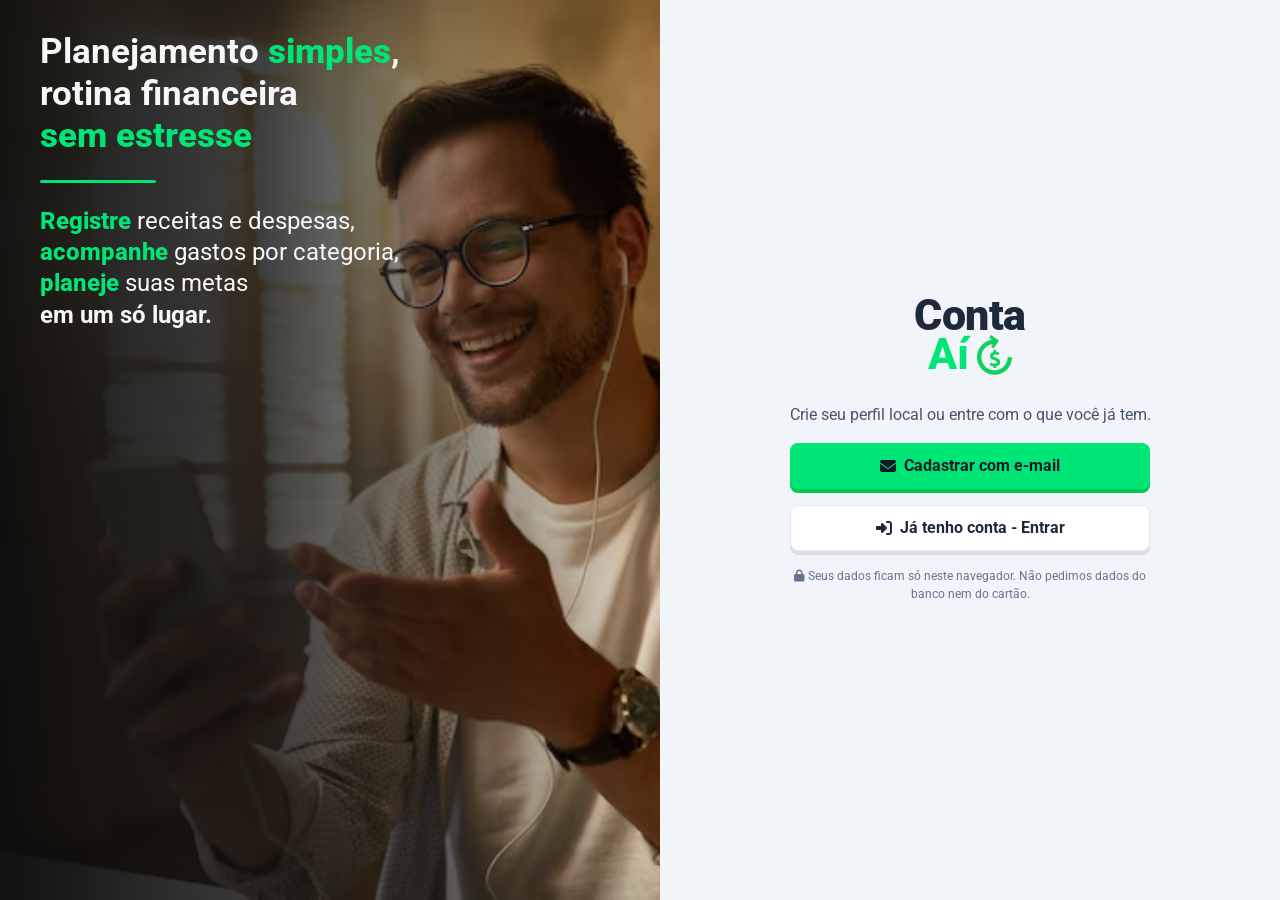
<file: src/frontend/pages/parcelamentos.html>
<!DOCTYPE html>
<html lang="pt-BR">
<head>
  <meta charset="UTF-8">
  <meta name="viewport" content="width=device-width, initial-scale=1.0">

  <title>Compras parceladas | ContaAí</title>
  <meta name="description" content="Cadastre compras parceladas e veja a projeção das parcelas.">

  <link rel="icon" href="../../../assets/img/icone.svg" type="image/svg+xml">

  <link rel="preconnect" href="https://fonts.googleapis.com">
  <link rel="preconnect" href="https://fonts.gstatic.com" crossorigin>
  <link rel="stylesheet" href="https://fonts.googleapis.com/css2?family=Roboto:wght@400;500;700;800;900&display=swap">

  <link rel="stylesheet" href="../styles/variables.css">
  <link rel="stylesheet" href="../styles/main.css">
  <link rel="stylesheet" href="../styles/components.css">
  <link rel="stylesheet" href="../styles/painel.css">
  <link rel="stylesheet" href="../styles/parcelamentos.css">
</head>

<body class="painel">
  <a class="pular-link" href="#conteudo">Pular para o conteúdo</a>

  <header class="barraverde topo">
    <a href="visaogeral.html" class="logo-link" aria-label="ContaAí: ir para a visão geral">
      <div class="logo-box">
        <span class="logo-conta">Conta</span>
        <div class="logo-linha-ai">
          <span class="logo-ai">Aí</span>
          <img src="../../../assets/img/icone.svg" alt="" class="logo-icone" width="22" height="25">
        </div>
      </div>
    </a>

    <div class="topo-direita">
      <p class="topo-saudacao">Olá, <strong>Visitante</strong></p>
      <span class="avatar" aria-hidden="true">V</span>

      <button class="botao-menu" type="button" aria-expanded="false" aria-controls="menu-principal">
        <span class="botao-menu-icone" aria-hidden="true"></span>
        <span class="sr-only">Abrir menu</span>
      </button>
    </div>
  </header>

  <nav class="menu" id="menu-principal" aria-label="Menu principal">
    <ul class="menu-lista">
      <li>
        <a class="menu-link" href="visaogeral.html">
          <svg viewBox="0 0 24 24" fill="none" stroke="currentColor" stroke-width="2" stroke-linecap="round" stroke-linejoin="round" aria-hidden="true"><rect x="3" y="3" width="7" height="9" rx="1"/><rect x="14" y="3" width="7" height="5" rx="1"/><rect x="14" y="12" width="7" height="9" rx="1"/><rect x="3" y="16" width="7" height="5" rx="1"/></svg>
          Visão geral
        </a>
      </li>
      <li>
        <a class="menu-link" href="lancamentos.html">
          <svg viewBox="0 0 24 24" fill="none" stroke="currentColor" stroke-width="2" stroke-linecap="round" stroke-linejoin="round" aria-hidden="true"><path d="M7 20V4M3 8l4-4 4 4M17 4v16M13 16l4 4 4-4"/></svg>
          Lançamentos
        </a>
      </li>
      <li>
        <a class="menu-link" href="categorias.html">
          <svg viewBox="0 0 24 24" fill="none" stroke="currentColor" stroke-width="2" stroke-linecap="round" stroke-linejoin="round" aria-hidden="true"><path d="M12.6 2.6A2 2 0 0 0 11.2 2H4a2 2 0 0 0-2 2v7.2a2 2 0 0 0 .6 1.4l8.7 8.7a2.4 2.4 0 0 0 3.4 0l6.6-6.6a2.4 2.4 0 0 0 0-3.4z"/><circle cx="7.5" cy="7.5" r="1.5"/></svg>
          Categorias e limites
        </a>
      </li>
      <li>
        <a class="menu-link" href="contas.html">
          <svg viewBox="0 0 24 24" fill="none" stroke="currentColor" stroke-width="2" stroke-linecap="round" stroke-linejoin="round" aria-hidden="true"><rect x="3" y="4" width="18" height="17" rx="2"/><path d="M16 2v4M8 2v4M3 10h18M8 15h3"/></svg>
          Contas fixas
        </a>
      </li>
      <li>
        <a class="menu-link" href="parcelamentos.html" aria-current="page">
          <svg viewBox="0 0 24 24" fill="none" stroke="currentColor" stroke-width="2" stroke-linecap="round" stroke-linejoin="round" aria-hidden="true"><rect x="2" y="5" width="20" height="14" rx="2"/><path d="M2 10h20M6 15h4"/></svg>
          Parcelamentos
        </a>
      </li>
      <li>
        <a class="menu-link" href="metas.html">
          <svg viewBox="0 0 24 24" fill="none" stroke="currentColor" stroke-width="2" stroke-linecap="round" stroke-linejoin="round" aria-hidden="true"><circle cx="12" cy="12" r="9"/><circle cx="12" cy="12" r="5"/><circle cx="12" cy="12" r="1"/></svg>
          Metas
        </a>
      </li>
    </ul>

    <div class="menu-rodape">
      <a class="menu-link" href="../index.html" data-sair>
        <svg viewBox="0 0 24 24" fill="none" stroke="currentColor" stroke-width="2" stroke-linecap="round" stroke-linejoin="round" aria-hidden="true"><path d="M9 21H5a2 2 0 0 1-2-2V5a2 2 0 0 1 2-2h4M16 17l5-5-5-5M21 12H9"/></svg>
        Sair do perfil
      </a>
    </div>
  </nav>

  <main class="conteudo" id="conteudo">
    <header class="pagina-cabecalho">
      <div>
        <h1>Compras parceladas</h1>
        <p>Cadastre uma compra e as parcelas são lançadas nos meses seguintes.</p>
      </div>
    </header>

    <section class="resumo-cards" aria-label="Resumo dos parcelamentos">
      <div class="resumo-card">
        <span class="resumo-card-rotulo">Parcelas deste mês</span>
        <span class="resumo-card-valor valor-negativo" id="total-mes">R$ 0,00</span>
        <span class="resumo-card-nota" id="total-mes-nota">nenhuma parcela</span>
      </div>
      <div class="resumo-card">
        <span class="resumo-card-rotulo">Ainda a pagar</span>
        <span class="resumo-card-valor" id="total-restante">R$ 0,00</span>
        <span class="resumo-card-nota" id="total-restante-nota">somando todas as compras</span>
      </div>
      <div class="resumo-card">
        <span class="resumo-card-rotulo">Compras em andamento</span>
        <span class="resumo-card-valor" id="qtd-ativas">0</span>
        <span class="resumo-card-nota" id="qtd-ativas-nota">de 0 cadastradas</span>
      </div>
    </section>

    <details class="painel-form">
      <summary>Nova compra parcelada</summary>

      <form id="form-parcelamento">
        <div class="grade-form">
          <div class="campo">
            <label for="parc-descricao">Descrição da compra</label>
            <input type="text" id="parc-descricao" name="descricao" placeholder="Ex.: Celular" maxlength="40" required>
          </div>
          <div class="campo">
            <label for="parc-total">Valor total (R$)</label>
            <input type="number" id="parc-total" name="total" placeholder="0,00" min="0.01" step="0.01" inputmode="decimal" required>
          </div>
          <div class="campo">
            <label for="parc-qtd">Número de parcelas</label>
            <input type="number" id="parc-qtd" name="parcelas" value="10" min="2" max="48" inputmode="numeric" required>
          </div>
          <div class="campo">
            <label for="parc-categoria">Categoria</label>
            <select id="parc-categoria" name="categoria" required></select>
          </div>
          <div class="campo">
            <label for="parc-inicio">Mês da 1ª parcela</label>
            <input type="month" id="parc-inicio" name="inicio" required>
            <span class="campo-dica">Parcelas de meses que já passaram entram como pagas.</span>
          </div>
          <div class="campo">
            <label for="parc-dia">Dia da cobrança</label>
            <input type="number" id="parc-dia" name="dia" value="15" min="1" max="28" inputmode="numeric" required>
          </div>
        </div>

        <p class="previa" id="previa-parcela" aria-live="polite"></p>

        <div class="form-acoes">
          <button class="btn-primario" type="submit">Gerar parcelas</button>
        </div>
      </form>
    </details>

    <section class="secao" aria-labelledby="titulo-projecao">
      <h2 id="titulo-projecao" class="secao-titulo">Projeção dos próximos 6 meses</h2>
      <div class="tabela-wrap" id="projecao-wrap" hidden>
        <table class="tabela tabela-projecao" id="tabela-projecao"></table>
      </div>
      <p class="vazio card" id="vazio-projecao">Nenhuma parcela agendada para os próximos meses.</p>
    </section>

    <section class="secao" aria-labelledby="titulo-compras">
      <h2 id="titulo-compras" class="secao-titulo">Suas compras</h2>
      <ul class="cards-grid" id="lista-compras"></ul>
      <p class="vazio card" id="vazio-compras">Nenhuma compra parcelada cadastrada. Use “Nova compra parcelada” para gerar as parcelas.</p>
    </section>
  </main>


  <script src="../scripts/auth.js"></script>
  <script src="../scripts/dados.js"></script>
  <script src="../scripts/ui.js"></script>
  <script src="../scripts/menu.js"></script>
  <script src="../scripts/parcelamentos.js"></script>
</body>
</html>
</file>
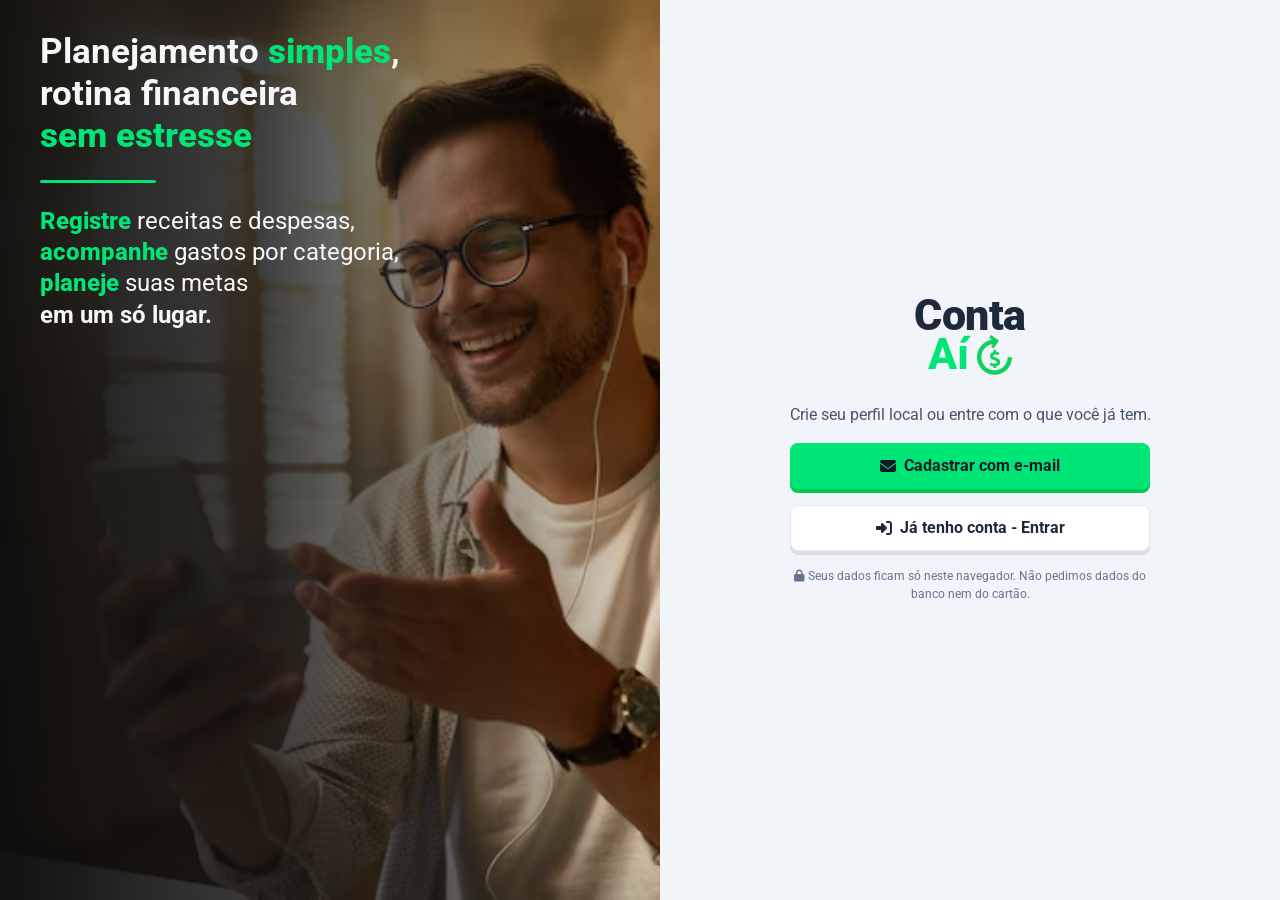
<file: src/frontend/pages/visaogeral.html>
<!DOCTYPE html>
<html lang="pt-BR">
<head>
  <meta charset="UTF-8">
  <meta name="viewport" content="width=device-width, initial-scale=1.0">

  <title>Visão geral | ContaAí</title>
  <meta name="description" content="Resumo do mês, gráficos, vencimentos e limites do seu orçamento.">

  <link rel="icon" href="../../../assets/img/icone.svg" type="image/svg+xml">

  <link rel="preconnect" href="https://fonts.googleapis.com">
  <link rel="preconnect" href="https://fonts.gstatic.com" crossorigin>
  <link rel="stylesheet" href="https://fonts.googleapis.com/css2?family=Roboto:wght@400;500;700;800;900&display=swap">

  <link rel="stylesheet" href="../styles/variables.css">
  <link rel="stylesheet" href="../styles/main.css">
  <link rel="stylesheet" href="../styles/components.css">
  <link rel="stylesheet" href="../styles/painel.css">
  <link rel="stylesheet" href="../styles/visaogeral.css">
</head>

<body class="painel">
  <a class="pular-link" href="#conteudo">Pular para o conteúdo</a>

  <header class="barraverde topo">
    <a href="visaogeral.html" class="logo-link" aria-label="ContaAí: ir para a visão geral">
      <div class="logo-box">
        <span class="logo-conta">Conta</span>
        <div class="logo-linha-ai">
          <span class="logo-ai">Aí</span>
          <img src="../../../assets/img/icone.svg" alt="" class="logo-icone" width="22" height="25">
        </div>
      </div>
    </a>

    <div class="topo-direita">
      <p class="topo-saudacao">Olá, <strong>Visitante</strong></p>
      <span class="avatar" aria-hidden="true">V</span>

      <button class="botao-menu" type="button" aria-expanded="false" aria-controls="menu-principal">
        <span class="botao-menu-icone" aria-hidden="true"></span>
        <span class="sr-only">Abrir menu</span>
      </button>
    </div>
  </header>

  <nav class="menu" id="menu-principal" aria-label="Menu principal">
    <ul class="menu-lista">
      <li>
        <a class="menu-link" href="visaogeral.html" aria-current="page">
          <svg viewBox="0 0 24 24" fill="none" stroke="currentColor" stroke-width="2" stroke-linecap="round" stroke-linejoin="round" aria-hidden="true"><rect x="3" y="3" width="7" height="9" rx="1"/><rect x="14" y="3" width="7" height="5" rx="1"/><rect x="14" y="12" width="7" height="9" rx="1"/><rect x="3" y="16" width="7" height="5" rx="1"/></svg>
          Visão geral
        </a>
      </li>
      <li>
        <a class="menu-link" href="lancamentos.html">
          <svg viewBox="0 0 24 24" fill="none" stroke="currentColor" stroke-width="2" stroke-linecap="round" stroke-linejoin="round" aria-hidden="true"><path d="M7 20V4M3 8l4-4 4 4M17 4v16M13 16l4 4 4-4"/></svg>
          Lançamentos
        </a>
      </li>
      <li>
        <a class="menu-link" href="categorias.html">
          <svg viewBox="0 0 24 24" fill="none" stroke="currentColor" stroke-width="2" stroke-linecap="round" stroke-linejoin="round" aria-hidden="true"><path d="M12.6 2.6A2 2 0 0 0 11.2 2H4a2 2 0 0 0-2 2v7.2a2 2 0 0 0 .6 1.4l8.7 8.7a2.4 2.4 0 0 0 3.4 0l6.6-6.6a2.4 2.4 0 0 0 0-3.4z"/><circle cx="7.5" cy="7.5" r="1.5"/></svg>
          Categorias e limites
        </a>
      </li>
      <li>
        <a class="menu-link" href="contas.html">
          <svg viewBox="0 0 24 24" fill="none" stroke="currentColor" stroke-width="2" stroke-linecap="round" stroke-linejoin="round" aria-hidden="true"><rect x="3" y="4" width="18" height="17" rx="2"/><path d="M16 2v4M8 2v4M3 10h18M8 15h3"/></svg>
          Contas fixas
        </a>
      </li>
      <li>
        <a class="menu-link" href="parcelamentos.html">
          <svg viewBox="0 0 24 24" fill="none" stroke="currentColor" stroke-width="2" stroke-linecap="round" stroke-linejoin="round" aria-hidden="true"><rect x="2" y="5" width="20" height="14" rx="2"/><path d="M2 10h20M6 15h4"/></svg>
          Parcelamentos
        </a>
      </li>
      <li>
        <a class="menu-link" href="metas.html">
          <svg viewBox="0 0 24 24" fill="none" stroke="currentColor" stroke-width="2" stroke-linecap="round" stroke-linejoin="round" aria-hidden="true"><circle cx="12" cy="12" r="9"/><circle cx="12" cy="12" r="5"/><circle cx="12" cy="12" r="1"/></svg>
          Metas
        </a>
      </li>
    </ul>

    <div class="menu-rodape">
      <a class="menu-link" href="../index.html" data-sair>
        <svg viewBox="0 0 24 24" fill="none" stroke="currentColor" stroke-width="2" stroke-linecap="round" stroke-linejoin="round" aria-hidden="true"><path d="M9 21H5a2 2 0 0 1-2-2V5a2 2 0 0 1 2-2h4M16 17l5-5-5-5M21 12H9"/></svg>
        Sair do perfil
      </a>
    </div>
  </nav>

  <main class="conteudo" id="conteudo">
    <header class="pagina-cabecalho">
      <div>
        <h1>Visão geral</h1>
        <p id="subtitulo">Resumo do mês.</p>
      </div>
      <div class="cabecalho-acoes">
        <form class="periodo" id="form-periodo">
          <label for="periodo">Período</label>
          <input type="month" id="periodo" name="periodo" required>
        </form>
        <button type="button" class="btn-secundario" id="btn-editar-renda">Alterar salário</button>
      </div>
    </header>

    <section class="resumo-cards" aria-label="Resumo do mês">
      <div class="resumo-card">
        <span class="resumo-card-rotulo">Saldo previsto</span>
        <span class="resumo-card-valor" id="saldo-previsto">R$ 0,00</span>
        <span class="resumo-card-nota">receitas − despesas do mês</span>
      </div>
      <div class="resumo-card">
        <span class="resumo-card-rotulo">Receitas</span>
        <span class="resumo-card-valor valor-positivo" id="total-receitas">R$ 0,00</span>
        <span class="resumo-card-nota" id="nota-receitas">R$ 0,00 recebido</span>
      </div>
      <div class="resumo-card">
        <span class="resumo-card-rotulo">Despesas</span>
        <span class="resumo-card-valor valor-negativo" id="total-despesas">R$ 0,00</span>
        <span class="resumo-card-nota" id="nota-despesas">R$ 0,00 pago</span>
      </div>
      <div class="resumo-card">
        <span class="resumo-card-rotulo">A pagar</span>
        <span class="resumo-card-valor" id="total-a-pagar">R$ 0,00</span>
        <span class="resumo-card-nota" id="nota-a-pagar">nada pendente</span>
      </div>
    </section>

    <div class="graficos">
      <section class="card grafico-card" aria-labelledby="titulo-categorias">
        <h2 class="secao-titulo" id="titulo-categorias">Gastos por categoria</h2>
        <div id="grafico-categorias"></div>
      </section>

      <section class="card grafico-card" aria-labelledby="titulo-comparativo">
        <div class="grafico-topo">
          <h2 class="secao-titulo" id="titulo-comparativo">Receitas x despesas</h2>
          <ul class="legenda">
            <li><span class="legenda-ponto ponto-receita"></span>Receitas</li>
            <li><span class="legenda-ponto ponto-despesa"></span>Despesas</li>
          </ul>
        </div>
        <div id="grafico-comparativo"></div>
      </section>
    </div>

    <div class="paineis">
      <section class="card painel-mini" aria-labelledby="titulo-vencimentos">
        <div class="painel-mini-topo">
          <h2 class="secao-titulo" id="titulo-vencimentos">Contas a pagar</h2>
          <a class="link-acao" href="lancamentos.html">Ver lançamentos</a>
        </div>
        <ul class="lista-mini" id="lista-vencimentos"></ul>
      </section>

      <section class="card painel-mini" aria-labelledby="titulo-limites">
        <div class="painel-mini-topo">
          <h2 class="secao-titulo" id="titulo-limites">Limites das categorias</h2>
          <a class="link-acao" href="categorias.html">Gerenciar</a>
        </div>
        <ul class="lista-mini" id="lista-limites"></ul>
      </section>

      <section class="card painel-mini" aria-labelledby="titulo-metas">
        <div class="painel-mini-topo">
          <h2 class="secao-titulo" id="titulo-metas">Metas de economia</h2>
          <a class="link-acao" href="metas.html">Ver metas</a>
        </div>
        <ul class="lista-mini" id="lista-metas"></ul>
      </section>
    </div>

  
  </main>

  <div class="modal-perfil" id="modal-perfil" role="dialog" aria-modal="true" aria-labelledby="titulo-perfil">
    <div class="modal-caixa">
      <div class="modal-cabecalho">
        <span class="modal-etiqueta">Último passo do cadastro</span>
        <h2 id="titulo-perfil">Vamos configurar o seu perfil</h2>
        <p>Com essas informações o ContaAí já mostra seu saldo previsto, os vencimentos e quanto você pode gastar em cada categoria. Tudo pode ser alterado depois.</p>
      </div>

      <form id="form-perfil">
        <div class="etapa">
          <div class="etapa-topo">
            <span class="etapa-numero">1</span>
            <div>
              <h3>Sua renda mensal</h3>
              <p>Ela vira uma receita fixa e é a base do saldo previsto.</p>
            </div>
          </div>
          <div class="campos-2">
            <div class="campo">
              <label for="renda">Valor recebido por mês (R$)</label>
              <input type="number" id="renda" placeholder="Ex.: 2500" required step="0.01" min="0.01">
            </div>
            <div class="campo">
              <label for="dia-recebimento">Dia do recebimento</label>
              <input type="number" id="dia-recebimento" placeholder="Ex.: 5" min="1" max="31" required>
            </div>
          </div>
        </div>

        <div class="etapa">
          <div class="etapa-topo">
            <span class="etapa-numero">2</span>
            <div>
              <h3>Contas fixas <span class="tag-opcional">opcional</span></h3>
              <p>Contas que se repetem todo mês, como aluguel, internet e assinaturas.</p>
            </div>
          </div>
          <div id="linhas-contas"></div>
          <button type="button" class="btn-linha" id="btn-mais-conta">+ Adicionar outra conta</button>
        </div>

        <div class="etapa">
          <div class="etapa-topo">
            <span class="etapa-numero">3</span>
            <div>
              <h3>Limites por categoria <span class="tag-opcional">opcional</span></h3>
              <p>Quanto você quer gastar, no máximo, em cada categoria por mês.</p>
            </div>
          </div>
          <div class="campos-limites" id="campos-limites"></div>
        </div>

        <button type="submit" class="btn-primario botao-largo">Concluir e acessar o painel</button>
      </form>
    </div>
  </div>

  <dialog class="janela" id="janela-renda" aria-labelledby="titulo-renda">
    <form id="form-renda">
      <h2 id="titulo-renda">Alterar salário</h2>
      <p class="janela-texto">Teve um reajuste? O novo valor vale a partir do mês escolhido; os meses anteriores continuam com o valor antigo.</p>
      <div class="campos-2">
        <div class="campo">
          <label for="renda-nova">Novo valor mensal (R$)</label>
          <input type="number" id="renda-nova" step="0.01" min="0.01" required>
        </div>
        <div class="campo">
          <label for="renda-dia-novo">Dia do recebimento</label>
          <input type="number" id="renda-dia-novo" min="1" max="31" required>
        </div>
      </div>
      <div class="campo">
        <label for="renda-inicio">A partir de</label>
        <input type="month" id="renda-inicio" required>
      </div>
      <div class="form-acoes">
        <button type="button" class="btn-secundario" data-fechar>Cancelar</button>
        <button type="submit" class="btn-primario">Salvar</button>
      </div>
    </form>
  </dialog>

  <script src="../scripts/auth.js"></script>
  <script src="../scripts/dados.js"></script>
  <script src="../scripts/ui.js"></script>
  <script src="../scripts/menu.js"></script>
  <script src="../scripts/visaogeral.js"></script>
</body>
</html>
</file>
<file: src/frontend/styles/variables.css>
/* variables.css: cores, fontes, tamanhos e espaçamentos do site.
   Mudar um valor aqui muda em todas as telas. Uso: var(--nome). */

/* variáveis globais */
:root {
  /* verde da marca */
  --cor-marca: #00e676;
  --cor-marca-hover: #00c853;
  --cor-marca-clara: #e6fcef;
  --cor-marca-texto: #00753a;
  --cor-destaque: #ffca28;

  /* textos (do mais escuro ao mais claro) */
  --cor-titulo: #0f172a;
  --cor-texto: #1e293b;
  --cor-texto-medio: #475569;
  --cor-texto-suave: #64748b;
  --cor-texto-botao: #111827;
  --cor-texto-claro: #cbd5e1;
  --cor-texto-claro-suave: #94a3b8;

  /* fundos e bordas */
  --cor-branco: #ffffff;
  --cor-fundo: #ffffff;
  --cor-fundo-suave: #f8fafc;
  --cor-fundo-escuro: #1e2530;
  --cor-borda: #e2e8f0;

  /* estados: ok (verde), alerta (amarelo), erro (vermelho) */
  --cor-ok: var(--cor-marca);
  --cor-ok-fundo: #dcfce7;
  --cor-ok-texto: #166534;

  --cor-alerta: var(--cor-destaque);
  --cor-alerta-fundo: #fef9c3;
  --cor-alerta-texto: #854d0e;

  --cor-erro: #ef4444;
  --cor-erro-fundo: #fee2e2;
  --cor-erro-texto: #991b1b;

  /* dinheiro: verde positivo, vermelho negativo */
  --cor-positivo: #15803d;
  --cor-negativo: #dc2626;
  --cor-positivo-fundo: #dcfce7;
  --cor-negativo-fundo: #fee2e2;

  /* Roboto; se não carregar, usa a fonte do sistema */
  --fonte: "Roboto", system-ui, -apple-system, "Segoe UI", Arial, sans-serif;

  /* tamanhos de texto (1rem = 16px) */
  --texto-xs: 0.75rem;
  --texto-sm: 0.875rem;
  --texto-base: 1rem;
  --texto-lg: 1.125rem;
  --texto-xl: 1.375rem;
  --texto-2xl: 1.75rem;
  --texto-3xl: 2.2rem;
  --texto-4xl: 3rem;

  /* espaçamentos */
  --espaco-1: 0.25rem;
  --espaco-2: 0.5rem;
  --espaco-3: 0.75rem;
  --espaco-4: 1rem;
  --espaco-5: 1.5rem;
  --espaco-6: 2rem;
  --espaco-7: 3rem;
  --espaco-8: 4rem;

  /* cantos arredondados */
  --raio-p: 6px;
  --raio-m: 8px;
  --raio-g: 10px;
  --raio-total: 999px;

  /* sombras */
  --sombra-card: 0 4px 6px -1px rgba(0, 0, 0, 0.05);
  --sombra-barra: 0 2px 10px rgba(0, 0, 0, 0.08);

  /* medidas do layout */
  --largura-max: 1100px;
  --altura-topo: 64px;
  --largura-menu: 248px;
}
</file>
<file: src/frontend/styles/main.css>
/* main.css: estilos base de todas as páginas (reset e acessibilidade). */

/* zera margens e faz width/height incluírem borda e padding */
*,
*::before,
*::after {
  margin: 0;
  padding: 0;
  box-sizing: border-box;
}

/* atributo hidden sempre esconde, mesmo com display em outra regra */
[hidden] {
  display: none !important;
}

html {
  scroll-behavior: smooth;
}

body {
  font-family: var(--fonte);
  font-size: var(--texto-base);
  line-height: 1.5;
  color: var(--cor-texto);
  background-color: var(--cor-fundo);
  -webkit-font-smoothing: antialiased;
}

h1,
h2,
h3,
h4 {
  color: var(--cor-titulo);
  line-height: 1.2;
}

a {
  color: var(--cor-marca-texto);
}

/* listas sem marcadores */
ul,
ol {
  list-style: none;
}

/* imagens nunca passam da largura do container */
img,
svg {
  max-width: 100%;
  height: auto;
  display: block;
}

/* campos herdam a fonte do site */
input,
select,
textarea,
button {
  font: inherit;
  color: inherit;
}

/* contorno visível ao navegar pelo teclado */
:focus-visible {
  outline: 3px solid var(--cor-titulo);
  outline-offset: 2px;
}

/* texto só para leitores de tela (invisível na tela) */
.sr-only {
  position: absolute;
  width: 1px;
  height: 1px;
  overflow: hidden;
  clip: rect(0 0 0 0);
  white-space: nowrap;
}

/* link "pular para o conteúdo": escondido, aparece ao receber foco */
.pular-link {
  position: absolute;
  top: -100px;
  left: var(--espaco-4);
  z-index: 2000;
  padding: var(--espaco-2) var(--espaco-4);
  background-color: var(--cor-titulo);
  color: var(--cor-branco);
  border-radius: var(--raio-m);
}

.pular-link:focus {
  top: var(--espaco-2);
}

/* quem pediu menos movimento no sistema fica sem animações */
@media (prefers-reduced-motion: reduce) {
  *,
  *::before,
  *::after {
    transition-duration: 0.01ms !important;
    animation-duration: 0.01ms !important;
    scroll-behavior: auto !important;
  }
}
</file>
<file: src/frontend/styles/components.css>
/* components.css: peças visuais usadas em várias páginas
   (logo, botões, cards, formulários, tabelas, selos, janelas...). */

/* logo "Conta Aí" */
.logo-link {
  text-decoration: none;
}

.logo-box {
  display: flex;
  flex-direction: column;
  align-items: center;
  line-height: 0.85;
}

.logo-conta {
  font-size: 1.4rem;
  font-weight: 900;
  color: var(--cor-titulo);
  letter-spacing: -0.5px;
}

.logo-linha-ai {
  display: flex;
  align-items: center;
  gap: 4px;
}

.logo-ai {
  font-size: 1.4rem;
  font-weight: 800;
  color: var(--cor-branco);
}

/* ícone do logo em branco */
.logo-icone {
  height: 22px;
  width: auto;
  object-fit: contain;
  filter: brightness(0) invert(1);
}

.logo-rodape .logo-conta {
  color: var(--cor-branco);
}

/* barra verde do topo, fixa ao rolar */
.barraverde {
  position: sticky;
  top: 0;
  z-index: 1000;
  display: flex;
  align-items: center;
  justify-content: space-between;
  gap: var(--espaco-4);
  width: 100%;
  min-height: var(--altura-topo);
  padding: var(--espaco-3) var(--espaco-4);
  background-color: var(--cor-marca);
  box-shadow: var(--sombra-barra);
}

/* destaques de texto */
.texto-verde {
  color: var(--cor-marca);
}

.linha-destaque {
  width: 60px;
  height: 4px;
  margin-bottom: var(--espaco-5);
  background-color: var(--cor-marca);
  border-radius: 2px;
}

/* botões: primário (verde), secundário e contorno */
.btn-primario {
  display: inline-flex;
  align-items: center;
  justify-content: center;
  gap: var(--espaco-2);
  min-height: 44px;
  padding: var(--espaco-3) var(--espaco-5);
  border: none;
  border-radius: var(--raio-m);
  background-color: var(--cor-marca);
  color: var(--cor-texto-botao);
  font-size: var(--texto-base);
  font-weight: 700;
  text-decoration: none;
  cursor: pointer;
  transition: background-color 0.2s ease, transform 0.2s ease;
}

.btn-primario:hover {
  background-color: var(--cor-marca-hover);
  transform: translateY(-2px);
}

.btn-secundario {
  display: inline-flex;
  align-items: center;
  justify-content: center;
  gap: var(--espaco-2);
  min-height: 44px;
  padding: var(--espaco-3) var(--espaco-5);
  border: 1px solid var(--cor-borda);
  border-radius: var(--raio-m);
  background-color: var(--cor-fundo);
  color: var(--cor-texto);
  font-size: var(--texto-base);
  font-weight: 600;
  text-decoration: none;
  cursor: pointer;
  transition: background-color 0.2s ease, border-color 0.2s ease;
}

.btn-secundario:hover {
  background-color: var(--cor-fundo-suave);
  border-color: var(--cor-texto-claro-suave);
}

.btn-contorno {
  display: inline-flex;
  align-items: center;
  justify-content: center;
  min-height: 44px;
  padding: var(--espaco-3) var(--espaco-5);
  border: 1px solid var(--cor-borda);
  border-radius: var(--raio-m);
  background-color: var(--cor-fundo);
  color: var(--cor-texto);
  font-size: var(--texto-base);
  font-weight: 600;
  text-decoration: none;
  cursor: pointer;
  transition: border-color 0.2s ease, background-color 0.2s ease;
}

.btn-contorno:hover {
  border-color: var(--cor-marca);
  background-color: var(--cor-marca-clara);
}

/* link de ação (texto com cara de link) */
.link-acao {
  flex-shrink: 0;
  white-space: nowrap;
  font-size: var(--texto-sm);
  font-weight: 700;
  color: var(--cor-marca-texto);
  text-decoration: none;
}

.link-acao:hover {
  text-decoration: underline;
}

/* cartão branco com borda e sombra */
.card {
  background-color: var(--cor-fundo);
  border: 1px solid var(--cor-borda);
  border-radius: var(--raio-g);
  padding: var(--espaco-5);
  box-shadow: var(--sombra-card);
  min-width: 0;
}

.card h3 {
  font-size: 1.05rem;
  margin-bottom: var(--espaco-2);
}

.card p {
  color: var(--cor-texto-suave);
  font-size: 0.9rem;
  line-height: 1.5;
}

/* grade de cartões */
.cards-grid {
  display: grid;
  grid-template-columns: repeat(auto-fit, minmax(min(100%, 240px), 1fr));
  gap: var(--espaco-5);
}

/* campos de formulário (rótulo + input) */
.campo {
  display: flex;
  flex-direction: column;
  gap: var(--espaco-1);
}

.campo label,
.grupo-opcoes legend {
  font-size: var(--texto-sm);
  font-weight: 500;
  color: var(--cor-texto);
}

.campo-dica {
  font-size: var(--texto-xs);
  color: var(--cor-texto-suave);
}

.campo input,
.campo select,
.campo textarea {
  width: 100%;
  min-height: 44px;
  padding: var(--espaco-2) var(--espaco-3);
  background-color: var(--cor-fundo);
  border: 2px solid var(--cor-borda);
  border-radius: var(--raio-m);
  transition: border-color 0.2s ease, background-color 0.2s ease;
}

.campo input[type="color"] {
  padding: var(--espaco-1);
  cursor: pointer;
}

.campo input:focus,
.campo select:focus,
.campo textarea:focus {
  outline: none;
  border-color: var(--cor-marca);
  background-color: var(--cor-marca-clara);
}

/* borda vermelha em campo inválido (só depois de mexer nele) */
.campo input:user-invalid {
  border-color: var(--cor-erro);
}

/* grade dos formulários */
.grade-form {
  display: grid;
  grid-template-columns: 1fr;
  gap: var(--espaco-4);
}

.form-acoes {
  display: flex;
  flex-direction: column;
  gap: var(--espaco-3);
}

/* opções em "pílula" (radios estilizados) */
.grupo-opcoes {
  border: none;
  display: flex;
  flex-direction: column;
  gap: var(--espaco-1);
}

.opcoes {
  display: flex;
  padding: var(--espaco-1);
  background-color: var(--cor-fundo-suave);
  border: 1px solid var(--cor-borda);
  border-radius: var(--raio-m);
}

/* esconde a bolinha do radio; o label vira o botão */
.opcoes input {
  position: absolute;
  opacity: 0;
  pointer-events: none;
}

.opcoes label {
  flex: 1;
  padding: var(--espaco-2) var(--espaco-3);
  border-radius: var(--raio-p);
  text-align: center;
  font-size: var(--texto-sm);
  color: var(--cor-texto-suave);
  cursor: pointer;
}

/* opção marcada */
.opcoes input:checked + label {
  background-color: var(--cor-marca);
  color: var(--cor-texto-botao);
  font-weight: 700;
}

.opcoes input:focus-visible + label {
  outline: 3px solid var(--cor-titulo);
  outline-offset: 1px;
}

/* painel que abre e fecha (<details>) com um formulário dentro */
.painel-form {
  background-color: var(--cor-fundo);
  border: 1px solid var(--cor-borda);
  border-radius: var(--raio-g);
  box-shadow: var(--sombra-card);
}

.painel-form summary {
  display: flex;
  align-items: center;
  gap: var(--espaco-3);
  padding: var(--espaco-4);
  font-weight: 700;
  color: var(--cor-titulo);
  cursor: pointer;
  list-style: none;
}

/* tira a setinha padrão do navegador */
.painel-form summary::-webkit-details-marker {
  display: none;
}

/* sinal de + / − antes do título */
.painel-form summary::before {
  content: "+";
  display: grid;
  place-items: center;
  width: 32px;
  height: 32px;
  border-radius: 50%;
  background-color: var(--cor-marca);
  color: var(--cor-texto-botao);
  font-size: 1.4rem;
  line-height: 1;
  transition: transform 0.2s ease;
}

.painel-form[open] summary::before {
  transform: rotate(45deg);
}

.painel-form[open] summary {
  border-bottom: 1px solid var(--cor-borda);
}

.painel-form form {
  display: flex;
  flex-direction: column;
  gap: var(--espaco-4);
  padding: var(--espaco-4);
}

/* etiquetas coloridas */
.etiqueta {
  display: inline-flex;
  align-items: center;
  padding: 2px var(--espaco-2);
  border-radius: var(--raio-total);
  font-size: var(--texto-xs);
  font-weight: 700;
  white-space: nowrap;
  background-color: var(--cor-fundo-suave);
  color: var(--cor-texto-suave);
  border: 1px solid var(--cor-borda);
}

.etiqueta-ok     { background-color: var(--cor-ok-fundo);     color: var(--cor-ok-texto);     border-color: transparent; }
.etiqueta-alerta { background-color: var(--cor-alerta-fundo); color: var(--cor-alerta-texto); border-color: transparent; }
.etiqueta-erro   { background-color: var(--cor-erro-fundo);   color: var(--cor-erro-texto);   border-color: transparent; }

/* barra <meter> (gasto x limite): verde, amarela ou vermelha */
meter {
  display: block;
  width: 100%;
  height: 10px;
  -webkit-appearance: none;
  appearance: none;
  border: none;
  border-radius: var(--raio-total);
  background: var(--cor-borda);
}

/* Chrome/Edge/Safari */
meter::-webkit-meter-bar {
  height: 10px;
  border: none;
  border-radius: var(--raio-total);
  background: var(--cor-borda);
}

meter::-webkit-meter-optimum-value        { background: var(--cor-ok);     border-radius: var(--raio-total); }
meter::-webkit-meter-suboptimum-value     { background: var(--cor-alerta); border-radius: var(--raio-total); }
meter::-webkit-meter-even-less-good-value { background: var(--cor-erro);   border-radius: var(--raio-total); }

/* Firefox */
meter::-moz-meter-bar                              { border-radius: var(--raio-total); }
meter:-moz-meter-optimum::-moz-meter-bar           { background: var(--cor-ok); }
meter:-moz-meter-sub-optimum::-moz-meter-bar       { background: var(--cor-alerta); }
meter:-moz-meter-sub-sub-optimum::-moz-meter-bar   { background: var(--cor-erro); }

/* barra <progress> (metas e parcelas) */
progress {
  display: block;
  width: 100%;
  height: 10px;
  -webkit-appearance: none;
  appearance: none;
  border: none;
  border-radius: var(--raio-total);
  background: var(--cor-borda);
  overflow: hidden;
}

progress::-webkit-progress-bar   { background: var(--cor-borda); border-radius: var(--raio-total); }
progress::-webkit-progress-value { background: var(--cor-marca); border-radius: var(--raio-total); }
progress::-moz-progress-bar      { background: var(--cor-marca); border-radius: var(--raio-total); }

/* textos abaixo das barras */
.barra-legenda {
  display: flex;
  justify-content: space-between;
  gap: var(--espaco-2);
  margin-bottom: var(--espaco-2);
  font-size: var(--texto-sm);
}

.barra-legenda > :last-child {
  color: var(--cor-texto-suave);
  text-align: right;
  white-space: nowrap;
}

.barra-nota {
  margin-top: var(--espaco-2);
  font-size: var(--texto-xs);
  color: var(--cor-texto-suave);
}


/* bolinha com a cor da categoria (--cor-cat vem do JS) */
.bolinha {
  display: inline-block;
  width: 10px;
  height: 10px;
  flex-shrink: 0;
  border-radius: 50%;
  background-color: var(--cor-cat, var(--cor-texto-suave));
}

.categoria-rotulo {
  display: inline-flex;
  align-items: center;
  gap: var(--espaco-2);
}

/* tabelas (rolam na horizontal em tela pequena) */
.tabela-wrap {
  overflow-x: auto;
  background-color: var(--cor-fundo);
  border: 1px solid var(--cor-borda);
  border-radius: var(--raio-g);
  box-shadow: var(--sombra-card);
}

.tabela {
  width: 100%;
  min-width: 600px;
  border-collapse: collapse;
  font-size: var(--texto-sm);
}

.tabela caption {
  padding: var(--espaco-4);
  text-align: left;
  font-weight: 700;
  color: var(--cor-titulo);
}

.tabela th,
.tabela td {
  padding: var(--espaco-3) var(--espaco-4);
  text-align: left;
  border-top: 1px solid var(--cor-borda);
}

.tabela thead th {
  background-color: var(--cor-fundo-suave);
  color: var(--cor-texto-suave);
  font-size: var(--texto-xs);
}

.tabela tfoot th,
.tabela tfoot td {
  background-color: var(--cor-fundo-suave);
  font-weight: 700;
}

.tabela .coluna-valor {
  text-align: right;
}

/* valores em dinheiro: números com mesma largura, para alinhar */
.valor {
  font-weight: 700;
  font-variant-numeric: tabular-nums;
  white-space: nowrap;
}

/* faixa de aviso */
.aviso {
  padding: var(--espaco-3) var(--espaco-4);
  border-radius: var(--raio-m);
  border-left: 4px solid var(--cor-marca);
  background-color: var(--cor-ok-fundo);
  color: var(--cor-ok-texto);
  font-size: var(--texto-sm);
}

.aviso-alerta {
  border-left-color: var(--cor-alerta);
  background-color: var(--cor-alerta-fundo);
  color: var(--cor-alerta-texto);
}

/* tablet */
@media (min-width: 600px) {
  .grade-form {
    grid-template-columns: repeat(2, 1fr);
  }

  .form-acoes {
    flex-direction: row;
    align-items: center;
  }

  .painel-form summary,
  .painel-form form {
    padding: var(--espaco-4) var(--espaco-5);
  }
}

/* tablet maior */
@media (min-width: 768px) {
  .barraverde {
    padding: var(--espaco-3) 36px;
  }
}

/* telas largas */
@media (min-width: 1200px) {
  .grade-form {
    grid-template-columns: repeat(3, 1fr);
  }
}

/* --- valores em dinheiro: só duas cores --- */
.valor-positivo { color: var(--cor-positivo) !important; }
.valor-negativo { color: var(--cor-negativo) !important; }

/* --- cartões de resumo --- */
.resumo-cards {
  display: grid;
  grid-template-columns: repeat(auto-fit, minmax(min(100%, 150px), 1fr));
  gap: var(--espaco-4);
}

.resumo-card {
  display: flex;
  flex-direction: column;
  gap: var(--espaco-1);
  padding: var(--espaco-4) var(--espaco-5);
  background-color: var(--cor-fundo);
  border: 1px solid var(--cor-borda);
  border-radius: var(--raio-g);
  box-shadow: var(--sombra-card);
  min-width: 0;
}

.resumo-card-rotulo {
  font-size: var(--texto-sm);
  font-weight: 500;
  color: var(--cor-texto-suave);
}

.resumo-card-valor {
  font-size: var(--texto-lg);
  font-weight: 700;
  color: var(--cor-titulo);
  font-variant-numeric: tabular-nums;
  white-space: nowrap;
  overflow: hidden;
  text-overflow: ellipsis;
}

.resumo-card-nota {
  font-size: var(--texto-xs);
  color: var(--cor-texto-suave);
}

/* --- seletor de período --- */
.periodo {
  display: flex;
  align-items: center;
  gap: var(--espaco-2);
}

.periodo label {
  font-size: var(--texto-sm);
  font-weight: 500;
  color: var(--cor-texto-suave);
}

.periodo input {
  min-height: 44px;
  padding: var(--espaco-2) var(--espaco-3);
  border: 2px solid var(--cor-borda);
  border-radius: var(--raio-m);
  background-color: var(--cor-fundo);
}

.periodo input:focus {
  outline: none;
  border-color: var(--cor-marca);
}

/* botões ao lado do título da página */
.cabecalho-acoes {
  display: flex;
  flex-wrap: wrap;
  align-items: center;
  gap: var(--espaco-3);
}

/* --- filtros --- */
.filtros {
  display: flex;
  flex-wrap: wrap;
  gap: var(--espaco-2);
}

.filtro {
  min-height: 36px;
  padding: var(--espaco-1) var(--espaco-4);
  border: 1px solid var(--cor-borda);
  border-radius: var(--raio-total);
  background-color: var(--cor-fundo);
  color: var(--cor-texto-medio);
  font-size: var(--texto-sm);
  font-weight: 500;
  cursor: pointer;
}

.filtro:hover {
  border-color: var(--cor-marca);
}

.filtro[aria-pressed="true"] {
  background-color: var(--cor-titulo);
  border-color: var(--cor-titulo);
  color: var(--cor-branco);
}

/* --- selos de situação --- */
.selo {
  display: inline-flex;
  align-items: center;
  padding: 2px var(--espaco-2);
  border-radius: var(--raio-total);
  font-size: var(--texto-xs);
  font-weight: 700;
  white-space: nowrap;
}

.selo-pago     { background-color: var(--cor-ok-fundo);     color: var(--cor-ok-texto); }
.selo-pendente { background-color: var(--cor-fundo-suave);  color: var(--cor-texto-medio); border: 1px solid var(--cor-borda); }
.selo-proximo  { background-color: var(--cor-alerta-fundo); color: var(--cor-alerta-texto); }
.selo-atrasado { background-color: var(--cor-erro-fundo);   color: var(--cor-erro-texto); }

/* etiqueta pequena "conta fixa" / "parcela 2/10" */
.origem {
  display: inline-block;
  margin-left: var(--espaco-1);
  padding: 0 6px;
  border-radius: var(--raio-p);
  background-color: var(--cor-fundo-suave);
  border: 1px solid var(--cor-borda);
  color: var(--cor-texto-suave);
  font-size: var(--texto-xs);
  font-weight: 500;
  vertical-align: middle;
  white-space: nowrap;
}

/* --- botões pequenos das listas --- */
.btn-linha {
  min-height: 32px;
  padding: 4px 10px;
  border: 1px solid var(--cor-borda);
  border-radius: var(--raio-p);
  background-color: var(--cor-fundo);
  color: var(--cor-texto);
  font-size: var(--texto-xs);
  font-weight: 600;
  white-space: nowrap;
  cursor: pointer;
}

.btn-linha:hover {
  border-color: var(--cor-marca);
  background-color: var(--cor-marca-clara);
}

/* botão de excluir fica vermelho no hover */
.btn-linha-perigo:hover {
  border-color: var(--cor-erro);
  background-color: var(--cor-erro-fundo);
  color: var(--cor-erro-texto);
}

.acoes-linha {
  display: flex;
  flex-wrap: wrap;
  gap: var(--espaco-2);
}

/* --- tabela com rolagem só dentro do cartão --- */
/* tabela rola só dentro do cartão */
.tabela-rolagem {
  overflow-x: auto;
}

.tabela td.coluna-valor,
.tabela th.coluna-valor {
  text-align: right;
  white-space: nowrap;
}

.tabela tbody tr:hover {
  background-color: var(--cor-fundo-suave);
}

/* --- mensagens --- */
.vazio {
  padding: var(--espaco-5);
  text-align: center;
  color: var(--cor-texto-suave);
  font-size: var(--texto-sm);
}

/* mensagem de erro de formulário */
.msg-erro {
  color: var(--cor-erro-texto);
  font-size: var(--texto-sm);
}

/* --- janelas (dialog) --- */
.janela {
  width: min(92vw, 460px);
  margin: auto;
  padding: 0;
  border: none;
  border-radius: var(--raio-g);
  box-shadow: 0 20px 60px rgba(15, 23, 42, 0.3);
  color: var(--cor-texto);
}

/* fundo escuro atrás da janela */
.janela::backdrop {
  background-color: rgba(15, 23, 42, 0.55);
}

.janela form {
  display: flex;
  flex-direction: column;
  gap: var(--espaco-4);
  padding: var(--espaco-5);
}

.janela h2 {
  font-size: var(--texto-xl);
}

.janela-texto {
  font-size: var(--texto-sm);
  color: var(--cor-texto-suave);
}

.janela .form-acoes {
  flex-direction: row;
  justify-content: flex-end;
}

/* --- aviso rápido (toast) --- */
.toast {
  position: fixed;
  left: 50%;
  bottom: var(--espaco-5);
  z-index: 3000;
  transform: translate(-50%, 20px);
  padding: var(--espaco-3) var(--espaco-5);
  border-radius: var(--raio-m);
  background-color: var(--cor-titulo);
  color: var(--cor-branco);
  font-size: var(--texto-sm);
  opacity: 0;
  pointer-events: none;
  transition: opacity 0.2s ease, transform 0.2s ease;
}

/* classe adicionada pelo JS para mostrar */
.toast.visivel {
  opacity: 1;
  transform: translate(-50%, 0);
}

/* --- pontinho de cor da categoria --- */
.cat {
  display: inline-flex;
  align-items: center;
  gap: var(--espaco-2);
  white-space: nowrap;
}

/* tablet */
@media (min-width: 600px) {
  .resumo-card-valor {
    font-size: var(--texto-2xl);
  }
}

/* celular */
@media (max-width: 599px) {
  .resumo-card {
    padding: var(--espaco-3) var(--espaco-4);
  }
}

/* link com cara de botão pequeno ("Gerenciar") */
a.btn-linha {
  display: inline-flex;
  align-items: center;
  text-decoration: none;
}

.tabela .acoes-linha {
  flex-wrap: nowrap;
}
</file>
<file: src/frontend/styles/inicio.css>
/* inicio.css: página inicial (index.html): barra do topo, banner com foto,
   recursos, como funciona, perguntas e rodapé. */

/* fonte Roboto */
@import url('https://fonts.googleapis.com/css2?family=Roboto:wght@400;500;700;900&display=swap');

/* --- estrutura base --- */
* {
  margin: 0;
  padding: 0;
  box-sizing: border-box;
  font-family: 'Roboto', sans-serif;
  cursor:default;
}

body {
  background-color: #f1f5f9;
  color: #1e293b;
  min-height: 100vh;
  display: flex;
  flex-direction: column;
}

/* --- barra verde do topo --- */
.barraverde {
  width: 100%;
  background-color: #00e676;
  padding: 12px 36px;
  display: flex;
  align-items: center;
  justify-content: space-between;
  position: sticky;
  top: 0;
  z-index: 1000;
  box-shadow: 0 2px 10px rgba(0, 0, 0, 0.08);
}

/* logo à esquerda */
.esquerda-barra {
  display: flex;
  align-items: center;
  gap: 36px;
}

.logo-link {
  text-decoration: none;
}

.logo-box {
  display: flex;
  flex-direction: column;
  align-items: center;
  line-height: 0.85;
}

.logo-conta {
  font-size: 1.4rem;
  font-weight: 900;
  color: #0e0d0d;
  letter-spacing: -0.5px;
  cursor: pointer;
}

.logo-linha-ai {
  display: flex;
  align-items: center;
  gap: 4px;
}

.logo-ai {
  font-size: 1.4rem;
  font-weight: 800;
  color: #ffffff;
  cursor: pointer;
}

/* ícone do logo em branco */
.logo-icone {
  height: 22px;
  width: auto;
  object-fit: contain;
  display: block;
  filter: brightness(0) invert(1);
  cursor: pointer;
}

/* links na barra */
.linksbarra {
  display: flex;
  gap: 20px;
}

.linksbarra a {
  text-decoration: none;
  color: #ffffff;
  font-size: 0.95rem;
  font-weight: 500;
  transition: opacity 0.2s ease;
  cursor: pointer;
}

.linksbarra a:hover {
  opacity: 0.8;
}

/* entrar */
.acoes {
  display: flex;
  align-items: center;
}

/* botão "Entrar" */
.btn-entrar {
  text-decoration: none;
  background-color: #ffca28;
  color: #111827;
  padding: 9px 16px;
  border-radius: 6px;
  font-size: 0.85rem;
  font-weight: 600;
  display: inline-flex;
  align-items: center;
  gap: 4px;
  transition: filter 0.2s ease;
  cursor: pointer;
}

.btn-entrar:hover {
  filter: brightness(0.95);
}


/* --- banner principal (hero) --- */
/* banner principal com a foto de fundo */
.hero-banner {
  position: relative;
  width: 100%;
  min-height: 80vh;
  display: flex;
  align-items: center;
  padding: 60px 8%;
  overflow: hidden;
}

/* camada da foto com degradê escuro por cima (espelhada) */
.hero-banner::before {
  content: "";
  position: absolute;
  top: 0;
  left: 0;
  width: 100%;
  height: 100%;
  z-index: 1;

  background: 
    linear-gradient(
      to left, 
      rgba(11, 11, 11, 1) 0%,
      rgba(16, 16, 16, 0.90) 45%,
      rgba(10, 10, 10, 0.55) 65%,
      rgba(0, 0, 0, 0.1) 78%
    ),
    url('../../../assets/img/foto-inicio.jpg');

background-size: cover;
  background-position: center right;
  background-repeat: no-repeat;
  transform: scaleX(-1);
}

/* textos e botões do banner (acima da foto) */
.hero-conteudo {
  position: relative;
  z-index: 2;
  max-width: 550px;
  color: #ffffff;
}

.texto-verde {
  color: #00e676;
}

.linha-destaque {
  width: 60px;
  height: 4px;
  background-color: #00e676;
  border-radius: 2px;
  margin-bottom: 20px;
}

.hero-subtitulo {
  font-size: 1.1rem;
  line-height: 1.6;
  color: #cbd5e1;
  margin-bottom: 32px;
}

/* botões do banner */
.hero-botoes {
  display: flex;
  margin-bottom: 20px;
}

.btn-primario {
  background-color: #00e676;
  color: #111827;
  text-decoration: none;
  padding: 14px 28px;
  border-radius: 8px;
  font-size: 1rem;
  font-weight: 700;
  transition: background-color 0.2s ease, transform 0.2s ease;
  display: inline-block;
}

.btn-primario:hover {
  background-color: #00c853;
  transform: translateY(-2px);
}

.btn-secundario {
  background-color: transparent;
  color: #ffffff;
  text-decoration: none;
  padding: 14px 28px;
  border-radius: 8px;
  font-size: 1rem;
  font-weight: 600;
  border: 1px solid rgba(255, 255, 255, 0.4);
  transition: all 0.2s ease;
  display: inline-block;
}

.btn-secundario:hover {
  background-color: rgba(255, 255, 255, 0.1);
  border-color: #ffffff;
}

/* --- conteúdo principal --- */
main {
  flex: 1;
  max-width: 1100px;
  width: 100%;
  margin: 50px auto;
  padding: 0 20px;
}

/* seção de recursos */
#recursos h2 {
  font-size: 2rem;
  color: #0f172a;
}

.sub-secao {
  color: #64748b;
  margin: 8px 0 28px;
  font-size: 1rem;
}

.cards-grid {
  display: grid;
  grid-template-columns: repeat(auto-fit, minmax(240px, 1fr));
  gap: 20px;
  margin-bottom: 40px;
}

.card {
  background: #ffffff;
  border: 1px solid #e2e8f0;
  border-radius: 10px;
  padding: 22px;
  box-shadow: 0 4px 6px -1px rgba(0, 0, 0, 0.05);
  transition: transform 0.2s ease, border-color 0.2s ease;
}

.card:hover {
  transform: translateY(-4px);
  border-color: #00e676;
}

.card h3 {
  font-size: 1.05rem;
  margin-bottom: 8px;
  color: #0f172a;
}

.card p {
  color: #64748b;
  font-size: 0.9rem;
  line-height: 1.5;
}

/* cartão "sobre o projeto" */
.card-sobre {
  background: #f8fafc;
  border-left: 4px solid #00e676;
  padding: 24px;
  border-radius: 8px;
}

.card-sobre h2 {
  font-size: 1.3rem;
  margin-bottom: 8px;
  color: #0f172a;
}

.card-sobre p {
  color: #475569;
  line-height: 1.6;
}

/* --- como funciona --- */
.secao-passos {
  margin: 60px 0;
}

.passos-grid {
  display: grid;
  grid-template-columns: repeat(3, 1fr);
  gap: 32px;
  margin-top: 32px;
}

.passo-item {
  display: flex;
  flex-direction: column;
  align-items: flex-start;
}

/* número em círculo de cada passo */
.passo-numero {
  width: 44px;
  height: 44px;
  background-color: #111827;
  color: #ffffff;
  border-radius: 50%;
  display: flex;
  align-items: center;
  justify-content: center;
  font-size: 1.15rem;
  font-weight: 700;
  margin-bottom: 16px;
}

.passo-titulo {
  font-size: 1.1rem;
  font-weight: 700;
  color: #0f172a;
  margin-bottom: 8px;
}

.passo-texto {
  font-size: 0.95rem;
  color: #64748b;
  line-height: 1.5;
}


/* --- perguntas frequentes --- */

.faq-titulo {
  flex: 0 0 35%;
  font-size: 2.2rem;
  font-weight: 800;
  color: #0f172a;
}

.faq-lista {
  flex: 1;
  display: flex;
  flex-direction: column;
}

.faq-item {
  padding-bottom: 20px;
  margin-bottom: 20px;
  border-bottom: 1px solid #e2e8f0;
}

.faq-pergunta {
  font-size: 1.05rem;
  font-weight: 700;
  color: #0f172a;
  margin-bottom: 6px;
}

.faq-resposta {
  font-size: 0.95rem;
  color: #64748b;
  line-height: 1.4;
}

/* --- rodapé --- */
.rodape {
  background-color: #1e2530;
  color: #cbd5e1;
  padding: 24px 40px;
  width: 100%;
}

.rodape-linha {
  max-width: 1280px;
  margin: 0 auto;
  display: flex;
  align-items: center;
  justify-content: space-between;
  gap: 24px;
}

.rodape-esquerda {
  display: flex;
  align-items: center;
  gap: 20px;
}

/* logo do rodapé (versão clara) */
.logo-box-rodape {
  display: flex;
  flex-direction: column;
  align-items:center;
  line-height: 0.85;
}

.logo-conta-rodape {
  font-size: 1.4rem;
  font-weight: 900;
  color: #ffffff;
  cursor:pointer;
}

.logo-linha-ai-rodape {
  display: flex;
  align-items: center;
  gap: 4px;
}

.logo-ai-rodape {
  font-size: 1.4rem;
  font-weight: 800;
  color: #ffffff;
  cursor:pointer;
}

.logo-icone-rodape {
  height: 20px;
  width: auto;
  object-fit: contain;
  filter: brightness(0) invert(1);
  cursor:pointer;
}

/* --- celular (até 768px) --- */


@media (max-width: 768px) {
  html, body {
  overflow-x: hidden;
  max-width: 100%;
}
  /* barra verde e rodapé */
  .barraverde {
    padding: 12px 16px;
  }
  
  .rodape {
    padding: 24px 16px;
  }
  
  .rodape-linha, 
  .rodape-esquerda {
    flex-direction: column;
    align-items: center;
    text-align: center;
    gap: 16px;
  }


  /* banner */
  .hero-banner {
    padding: 60px 20px;
    z-index:1;
    background: 
    linear-gradient(
      to left, 
      rgba(11, 11, 11, 0.90) 100%,
      rgba(16, 16, 16, 1) 0%,
      rgba(20, 50, 25, 1) 0%
    ),
    url('../../../assets/img/foto-inicio.jpg');

background-size: cover;
  background-position: center right;
  background-repeat: no-repeat;
  }
  
  .hero-conteudo {
  position: relative;
  z-index: 2;
  max-width: 550px;
  color: #ffffff;
}

  .hero-banner::before {
    display: none !important;
  }
  
  .hero-conteudo {
    text-align: center;
    margin: 0 auto;
  }
  
  .hero-conteudo h1 {
    font-size: 2.2rem;
  }
  
  .linha-destaque {
    margin: 20px auto;
  }

  .hero-botoes {
    flex-direction: column;
    gap: 16px;
  }

  /* grades viram uma coluna */
  .passos-grid {
    grid-template-columns: 1fr;
    gap: 32px;
  }
  
  .passo-item {
    align-items: center;
    text-align: center;
  }

  /* perguntas */
  .faq-container {
    flex-direction: column;
    gap: 24px;
  }
  
  .faq-titulo {
    font-size: 2rem;
    text-align: center;
  }

  /* esconde os links da barra verde */
  @media (max-width: 768px) {
  .links, 
  .linksbarra {
    display: none !important; 
  }
}

}

/* título branco sobre a foto escura */
.hero-conteudo h1 {
  color: #ffffff;
}
</file>
<file: src/frontend/styles/painel.css>
/* painel.css: estrutura das páginas internas (topo, menu lateral e conteúdo).
   No celular o menu fica escondido; a partir de 960px fica fixo à esquerda. */

/* layout em grade: topo em cima, conteúdo embaixo */
.painel {
  display: grid;
  grid-template-areas:
    "topo"
    "conteudo";
  grid-template-columns: 1fr;
  min-height: 100vh;
  background-color: var(--cor-fundo-suave);
}

.topo {
  grid-area: topo;
}

/* saudação e avatar no canto direito do topo */
.topo-direita {
  display: flex;
  align-items: center;
  gap: var(--espaco-3);
}

.topo-saudacao {
  display: none;
  font-size: var(--texto-sm);
  color: var(--cor-texto-botao);
}

/* círculo com a inicial do nome */
.avatar {
  display: grid;
  place-items: center;
  width: 36px;
  height: 36px;
  border-radius: 50%;
  background-color: var(--cor-titulo);
  color: var(--cor-marca);
  font-weight: 700;
}

/* botão "hambúrguer" (só no celular) */
.botao-menu {
  display: grid;
  place-items: center;
  width: 44px;
  height: 44px;
  border: 1px solid rgba(17, 24, 39, 0.25);
  border-radius: var(--raio-m);
  background-color: transparent;
  cursor: pointer;
}

/* as 3 linhas do ícone: o span + ::before + ::after */
.botao-menu-icone,
.botao-menu-icone::before,
.botao-menu-icone::after {
  display: block;
  width: 20px;
  height: 2px;
  background-color: var(--cor-texto-botao);
  border-radius: 2px;
  transition: transform 0.2s ease;
}

.botao-menu-icone {
  position: relative;
}

.botao-menu-icone::before,
.botao-menu-icone::after {
  content: "";
  position: absolute;
  left: 0;
}

.botao-menu-icone::before { top: -6px; }
.botao-menu-icone::after  { top: 6px; }

/* menu aberto: as linhas viram um X */
.botao-menu[aria-expanded="true"] .botao-menu-icone {
  background-color: transparent;
}

.botao-menu[aria-expanded="true"] .botao-menu-icone::before {
  transform: translateY(6px) rotate(45deg);
}

.botao-menu[aria-expanded="true"] .botao-menu-icone::after {
  transform: translateY(-6px) rotate(-45deg);
}

/* menu lateral: no celular fica fora da tela, à esquerda */
.menu {
  position: fixed;
  top: var(--altura-topo);
  left: 0;
  bottom: 0;
  z-index: 900;
  width: min(85vw, 300px);
  display: flex;
  flex-direction: column;
  gap: var(--espaco-4);
  padding: var(--espaco-4);
  background-color: var(--cor-fundo);
  border-right: 1px solid var(--cor-borda);
  overflow-y: auto;
  transform: translateX(-100%);
  visibility: hidden;
  transition: transform 0.25s ease, visibility 0.25s;
}

/* aberto pelo menu.js: desliza para dentro */
.menu.menu-aberto {
  transform: translateX(0);
  visibility: visible;
  box-shadow: 0 20px 60px rgba(15, 23, 42, 0.25);
}

.menu-lista {
  display: flex;
  flex-direction: column;
  gap: var(--espaco-1);
}

/* links do menu */
.menu-link {
  display: flex;
  align-items: center;
  gap: var(--espaco-3);
  padding: var(--espaco-3);
  border-radius: var(--raio-m);
  color: var(--cor-texto-suave);
  font-size: var(--texto-sm);
  font-weight: 500;
  text-decoration: none;
}

.menu-link svg {
  width: 20px;
  height: 20px;
  flex-shrink: 0;
}

.menu-link:hover {
  background-color: var(--cor-fundo-suave);
  color: var(--cor-titulo);
}

/* link da página atual */
.menu-link[aria-current="page"] {
  background-color: var(--cor-marca-clara);
  color: var(--cor-titulo);
  font-weight: 700;
  box-shadow: inset 3px 0 0 var(--cor-marca);
}

.menu-link[aria-current="page"] svg {
  color: var(--cor-marca-texto);
}

/* parte de baixo do menu (botão Sair) */
.menu-rodape {
  margin-top: auto;
  padding-top: var(--espaco-4);
  border-top: 1px solid var(--cor-borda);
}

/* área principal da página */
.conteudo {
  grid-area: conteudo;
  display: flex;
  flex-direction: column;
  gap: var(--espaco-5);
  width: 100%;
  max-width: var(--largura-max);
  min-width: 0;
  margin: 0 auto;
  padding: var(--espaco-5) var(--espaco-4) var(--espaco-8);
}

/* título e subtítulo da página */
.pagina-cabecalho {
  display: flex;
  flex-direction: column;
  gap: var(--espaco-3);
}

.pagina-cabecalho h1 {
  font-size: var(--texto-2xl);
}



.pagina-cabecalho p {
  max-width: 38rem;
  color: var(--cor-texto-suave);
  font-size: var(--texto-sm);
}

/* seções da página */
.secao {
  display: flex;
  flex-direction: column;
  gap: var(--espaco-3);
}

.secao-titulo {
  font-size: var(--texto-lg);
}

/* tablet: mostra a saudação */
@media (min-width: 600px) {
  .topo-saudacao {
    display: block;
  }

  .conteudo {
    padding: var(--espaco-6) var(--espaco-5) var(--espaco-8);
  }

  .pagina-cabecalho {
    flex-direction: row;
    align-items: flex-end;
    justify-content: space-between;
  }
}

/* computador: menu fixo à esquerda, sem botão hambúrguer */
@media (min-width: 960px) {
  .painel {
    grid-template-areas:
      "topo  topo"
      "menu  conteudo";
    grid-template-columns: var(--largura-menu) 1fr;
    grid-template-rows: auto 1fr;
  }

  .botao-menu {
    display: none;
  }

  .menu {
    grid-area: menu;
    position: sticky;
    top: var(--altura-topo);
    height: calc(100vh - var(--altura-topo));
    width: auto;
    transform: none;
    visibility: visible;
    box-shadow: none;
  }

  .conteudo {
    padding: var(--espaco-6) var(--espaco-6) var(--espaco-8);
  }

  .pagina-cabecalho h1 {
    font-size: var(--texto-3xl);
  }
}
</file>
<file: src/frontend/styles/categorias.css>
/* categorias.css: Categorias: cartões com limite e resumo do orçamento. */

/* título da seção + legenda das cores */
.secao-topo {
  display: flex;
  flex-wrap: wrap;
  align-items: center;
  justify-content: space-between;
  gap: var(--espaco-3);
}

/* legenda: verde ok, amarelo perto, vermelho passou */
.legenda-limite {
  display: flex;
  flex-wrap: wrap;
  gap: var(--espaco-4);
  font-size: var(--texto-xs);
  color: var(--cor-texto-suave);
}

.legenda-limite li {
  display: flex;
  align-items: center;
  gap: var(--espaco-1);
}

.amostra {
  width: 18px;
  height: 8px;
  border-radius: var(--raio-total);
}

.amostra-ok     { background-color: var(--cor-ok); }
.amostra-alerta { background-color: var(--cor-alerta); }
.amostra-erro   { background-color: var(--cor-erro); }

/* cartão de categoria */
.categoria {
  display: flex;
  flex-direction: column;
  gap: var(--espaco-3);
  height: 100%;
}

.categoria h3 {
  margin: 0;
  font-size: var(--texto-lg);
}

.categoria .bolinha {
  width: 12px;
  height: 12px;
}

.card .categoria-gasto {
  font-size: var(--texto-sm);
}

.card .categoria-gasto .valor {
  font-size: var(--texto-xl);
  color: var(--cor-titulo);
}

.card .categoria-nota,
.categoria-nota {
  font-size: var(--texto-sm);
  color: var(--cor-texto-suave);
}

.categoria-nota strong {
  color: var(--cor-titulo);
}

.categoria .acoes-linha {
  margin-top: auto;
}

/* resumo do orçamento no topo */
.resumo-orcamento {
  display: flex;
  flex-direction: column;
  gap: var(--espaco-4);
}

.resumo-orcamento h2 {
  font-size: var(--texto-lg);
}

/* lista de números (rótulo dt + valor dd) */
.resumo-numeros {
  display: grid;
  grid-template-columns: 1fr;
  gap: var(--espaco-3);
}

.resumo-numeros dt {
  font-size: var(--texto-sm);
  color: var(--cor-texto-suave);
}

.resumo-numeros dd {
  font-size: var(--texto-xl);
  color: var(--cor-titulo);
}

/* tablet: números lado a lado */
@media (min-width: 600px) {
  .resumo-numeros {
    grid-template-columns: repeat(3, 1fr);
  }
}
</file>
<file: src/frontend/styles/contas.css>
/* contas.css: Contas fixas: lista de contas. */

/* cartão que envolve a lista */
.lista-card {
  display: flex;
  flex-direction: column;
  gap: var(--espaco-3);
}

.lista-contas {
  display: flex;
  flex-direction: column;
}

/* cada conta: info à esquerda, valor e botões à direita */
.conta-item {
  display: flex;
  flex-direction: column;
  gap: var(--espaco-3);
  padding: var(--espaco-4) 0;
  border-top: 1px solid var(--cor-borda);
}

.conta-info {
  display: flex;
  align-items: center;
  gap: var(--espaco-3);
  min-width: 0;
}

/* círculo com a inicial, na cor da categoria (--cor-cat) */
.conta-icone {
  display: grid;
  place-items: center;
  flex-shrink: 0;
  width: 42px;
  height: 42px;
  border-radius: 50%;
  background-color: var(--cor-cat);
  color: var(--cor-branco);
  font-weight: 700;
}

.conta-textos {
  display: flex;
  flex-direction: column;
  gap: 2px;
  min-width: 0;
}

.conta-nome {
  display: flex;
  flex-wrap: wrap;
  align-items: center;
  gap: var(--espaco-2);
  font-weight: 700;
  color: var(--cor-titulo);
}

.conta-detalhe {
  font-size: var(--texto-sm);
  color: var(--cor-texto-suave);
}

/* valor e botões */
.conta-direita {
  display: flex;
  flex-wrap: wrap;
  align-items: center;
  justify-content: space-between;
  gap: var(--espaco-3);
}

.conta-direita .valor {
  font-size: var(--texto-lg);
}

/* formulário em 2 colunas */
.grade-2 {
  display: grid;
  grid-template-columns: 1fr 1fr;
  gap: var(--espaco-3);
}

/* telas maiores: tudo numa linha só */
@media (min-width: 720px) {
  .conta-item {
    flex-direction: row;
    align-items: center;
    justify-content: space-between;
  }

  .conta-direita {
    justify-content: flex-end;
  }
}
</file>
<file: src/frontend/styles/lancamentos.css>
/* lancamentos.css: Lançamentos: cartão da tabela do mês. */

.tabela-card {
  display: flex;
  flex-direction: column;
  gap: var(--espaco-4);
  padding: var(--espaco-4);
}

/* título da tabela + filtros */
.tabela-topo {
  display: flex;
  flex-direction: column;
  gap: var(--espaco-3);
}

.tabela-card .tabela {
  min-width: 720px;
}

/* descrição (primeira coluna) */
.tabela-card .tabela th[scope="row"] {
  font-weight: 500;
  color: var(--cor-titulo);
}

/* telas maiores: filtros ao lado do título */
@media (min-width: 768px) {
  .tabela-topo {
    flex-direction: row;
    align-items: center;
    justify-content: space-between;
  }

  .tabela-card {
    padding: var(--espaco-5);
  }
}
</file>
<file: src/frontend/styles/login.css>
/* login.css: página de login (login.html): foto à esquerda, botões à direita
   e as janelas de login e cadastro. */

/* página dividida em duas colunas */
.Registrar {
  display: flex;
  min-height: 100vh;
  width: 100%;
}

/* --- lado esquerdo (foto) --- */
.esquerda {
  flex: 1;
  display: flex;
  flex-direction: column;
  padding: 30px 40px;
  font-size: x-large;
  line-height: 1.3;
  color: #f6f7f6;
  background:
    linear-gradient(to right, rgba(11, 11, 11, 0.95) 0%, rgba(16, 16, 16, 0.8) 40%, rgba(20, 50, 25, 0) 100%),
    url('../../../assets/img/foto-login.avif');
  background-size: cover;
  background-position: center;
  user-select: none;
}

.esquerda h2 {
  color: #f6f7f6;
  font-size: 2.2rem;
}

.destaque {
  color: var(--cor-marca);
  font-weight: 800;
}

/* traço verde decorativo */
.linha-verde {
  width: 20%;
  height: 3px;
  margin: 4% 0;
  border-radius: 2px;
  background-color: var(--cor-marca);
}

/* --- lado direito --- */
.direita {
  flex: 1;
  display: flex;
  flex-direction: column;
  align-items: center;
  justify-content: center;
  gap: var(--espaco-4);
  padding: 20px;
  background-color: #f1f5f9;
  color: var(--cor-texto);
  text-align: center;
}

/* logo do lado direito */
.direita .logo-box {
  display: flex;
  flex-direction: column;
  align-items: center;
  line-height: 0.9;
  user-select: none;
}

.direita .logo-conta {
  font-size: 2.7rem;
  font-weight: 900;
  color: var(--cor-texto);
}

.direita .logo-linha-ai {
  display: flex;
  align-items: center;
  gap: 8px;
}

.direita .logo-ai {
  font-size: 2.7rem;
  font-weight: 800;
  color: var(--cor-marca);
}

.logo {
  display: inline;
  width: auto;
  height: 40px;
}

.acesso-texto {
  margin-top: var(--espaco-3);
  color: var(--cor-texto-medio);
}

/* botões "Criar conta" e "Já tenho conta" */
.acesso-botoes {
  display: flex;
  flex-direction: column;
  gap: var(--espaco-4);
  width: 100%;
  max-width: 360px;
}

.cadastrar-email,
.ja-tenho-conta {
  display: inline-flex;
  align-items: center;
  justify-content: center;
  gap: var(--espaco-2);
  min-height: 46px;
  padding: 10px 16px;
  border: none;
  border-radius: 8px;
  font-size: 1rem;
  font-weight: 700;
  cursor: pointer;
  transition: transform 0.2s ease, box-shadow 0.2s ease, background-color 0.2s ease;
}

.cadastrar-email {
  background-color: var(--cor-marca);
  color: var(--cor-texto-botao);
  box-shadow: 0 4px 0 var(--cor-marca-hover);
}

.cadastrar-email:hover {
  transform: translateY(-2px);
  box-shadow: 0 6px 0 var(--cor-marca-hover);
}

.ja-tenho-conta {
  background-color: var(--cor-fundo);
  color: var(--cor-texto);
  border: 1px solid var(--cor-borda);
  box-shadow: 0 4px 0 #dfdddd;
}

.ja-tenho-conta:hover {
  transform: translateY(-2px);
  box-shadow: 0 6px 0 #c9c7c7;
}

.cadastrar-email:active,
.ja-tenho-conta:active {
  transform: translateY(2px);
  box-shadow: 0 1px 0 #c9c7c7;
}

.acesso-nota {
  max-width: 360px;
  font-size: var(--texto-xs);
  color: var(--cor-texto-suave);
}

/* --- janelas (modais): escondidas até o JS pôr .active --- */
.modal-cadastro,
.modal-login {
  display: none;
  position: fixed;
  inset: 0;
  z-index: 1000;
  align-items: center;
  justify-content: center;
  padding: 16px;
  background-color: rgba(0, 0, 0, 0.55);
  backdrop-filter: blur(3px);
}

.modal-cadastro.active,
.modal-login.active {
  display: flex;
}

/* caixa branca da janela */
.modal-conteudo {
  position: relative;
  width: 100%;
  max-width: 420px;
  padding: 28px 24px;
  border-radius: 12px;
  background-color: var(--cor-fundo);
  box-shadow: 0 10px 25px rgba(0, 0, 0, 0.2);
  animation: modalEntrada 0.25s ease-out;
}

/* animação: a janela desce e aparece */
@keyframes modalEntrada {
  from { opacity: 0; transform: translateY(-20px) scale(0.97); }
  to   { opacity: 1; transform: translateY(0) scale(1); }
}

/* botão X */
.modal-fechar {
  position: absolute;
  top: 14px;
  right: 16px;
  border: none;
  background: transparent;
  font-size: 22px;
  color: #666;
  cursor: pointer;
}

.modal-fechar:hover {
  color: #111;
}

.modal-conteudo h2 {
  margin-bottom: 6px;
}

.modal-conteudo > p {
  margin-bottom: 20px;
  font-size: 0.9rem;
  color: var(--cor-texto-suave);
}

/* campo: rótulo + input com ícone + mensagem de erro */
.input-box {
  margin-bottom: 16px;
}

.input-box label {
  display: block;
  margin-bottom: 6px;
  font-size: 0.85rem;
  font-weight: 600;
  color: #333;
  cursor: pointer;
}

.input-field {
  position: relative;
  display: flex;
  align-items: center;
}

.input-field input {
  width: 100%;
  padding: 10px 38px 10px 12px;
  border: 1px solid #d1d5db;
  border-radius: 6px;
  outline: none;
  font-size: 0.95rem;
}

.input-field input:focus {
  border-color: var(--cor-marca-texto);
}

.input-field i {
  position: absolute;
  right: 12px;
  color: #9ca3af;
}

/* mensagem de erro (aparece com .invalido, colocada pelo JS) */
.erro-msg {
  display: none;
  margin-top: 4px;
  font-size: 0.78rem;
  color: var(--cor-negativo);
}

.input-box.invalido .erro-msg {
  display: block;
}

.input-box.invalido .input-field input,
.input-box.invalido .input-field i {
  border-color: var(--cor-negativo);
  color: var(--cor-negativo);
}

/* campo com erro fica com borda vermelha */
.input-box.invalido .input-field input {
  color: inherit;
}

/* botão de enviar */
.btn-submit {
  width: 100%;
  margin-top: 10px;
  padding: 12px;
  border: none;
  border-radius: 6px;
  background-color: var(--cor-marca);
  color: var(--cor-texto-botao);
  font-size: 1rem;
  font-weight: 700;
  cursor: pointer;
  transition: background-color 0.2s;
}

.btn-submit:hover {
  background-color: var(--cor-marca-hover);
}

/* link para trocar entre login e cadastro */
.troca-modal {
  margin-top: var(--espaco-4);
  text-align: center;
  font-size: var(--texto-sm);
  color: var(--cor-texto-suave);
}

.link-botao {
  border: none;
  background: none;
  color: var(--cor-marca-texto);
  font-weight: 700;
  text-decoration: underline;
  cursor: pointer;
}

/* celular: some a foto, fica só o lado direito */
@media (max-width: 768px) {
  .esquerda {
    display: none;
  }

  .direita {
    min-height: 100vh;
    padding: 24px 16px;
  }
}
</file>
<file: src/frontend/styles/metas.css>
/* metas.css: Metas: cartão da economia acumulada e cartões das metas. */

/* cartão da economia */
.resumo-economia {
  display: flex;
  flex-direction: column;
  gap: var(--espaco-4);
}

/* conta visual: recebido − pago = economia */
.economia-conta {
  display: flex;
  flex-direction: column;
  gap: var(--espaco-4);
}

.economia-parcelas {
  display: flex;
  flex-wrap: wrap;
  align-items: flex-end;
  gap: var(--espaco-3) var(--espaco-5);
}

.economia-parcelas dt {
  margin-bottom: var(--espaco-1);
  font-size: var(--texto-sm);
  color: var(--cor-texto-suave);
}

.economia-parcelas dd {
  font-size: var(--texto-xl);
  color: var(--cor-titulo);
}

/* sinais − e = entre os números */
.economia-sinal {
  padding-bottom: 4px;
  font-size: var(--texto-lg);
  color: var(--cor-texto-claro-suave);
}

/* quanto ainda dá para guardar */
.economia-disponivel {
  padding: var(--espaco-3) var(--espaco-4);
  border-radius: var(--raio-m);
  background-color: var(--cor-fundo-suave);
  border: 1px solid var(--cor-borda);
}

.card .economia-disponivel-rotulo {
  font-size: var(--texto-sm);
  color: var(--cor-texto-suave);
}

.economia-disponivel-valor {
  font-size: var(--texto-2xl);
  color: var(--cor-titulo);
}

.card .economia-texto {
  font-size: var(--texto-sm);
}

/* título com o ícone de ajuda (i) ao lado */
.titulo-ajuda {
  display: flex;
  align-items: center;
  gap: var(--espaco-2);
}

.ajuda {
  position: relative;
  display: inline-flex;
}

/* botão redondo "i" */
.ajuda-botao {
  display: grid;
  place-items: center;
  width: 20px;
  height: 20px;
  border: 1px solid var(--cor-texto-suave);
  border-radius: 50%;
  background-color: transparent;
  color: var(--cor-texto-suave);
  font-size: var(--texto-xs);
  font-weight: 700;
  line-height: 1;
  cursor: help;
}

/* balão: escondido até passar o mouse ou focar o botão (toque no celular) */
.ajuda-texto {
  position: absolute;
  bottom: calc(100% + 8px);
  left: 50%;
  z-index: 10;
  width: max-content;
  max-width: 240px;
  padding: var(--espaco-2) var(--espaco-3);
  border-radius: var(--raio-m);
  background-color: var(--cor-titulo);
  color: var(--cor-branco);
  font-size: var(--texto-xs);
  line-height: 1.4;
  transform: translateX(-50%);
  opacity: 0;
  visibility: hidden;
  pointer-events: none;
  transition: opacity 0.15s ease, visibility 0.15s;
}

.ajuda:hover .ajuda-texto,
.ajuda-botao:focus + .ajuda-texto {
  opacity: 1;
  visibility: visible;
}

/* estado vazio: botão abaixo do texto */
.vazio .btn-primario {
  margin-top: var(--espaco-3);
}

/* cartão de meta */
.meta {
  display: flex;
  flex-direction: column;
  gap: var(--espaco-3);
  height: 100%;
}

.meta-topo {
  display: flex;
  align-items: flex-start;
  justify-content: space-between;
  gap: var(--espaco-2);
}

.meta h3 {
  margin: 0;
  font-size: var(--texto-lg);
}

.card .meta-prazo {
  font-size: var(--texto-sm);
}

.card .meta-valor {
  display: flex;
  flex-wrap: wrap;
  align-items: baseline;
  gap: var(--espaco-2);
}

.card .meta-valor .valor {
  font-size: var(--texto-2xl);
  color: var(--cor-titulo);
}

.card .meta-nota {
  font-size: var(--texto-sm);
}

.meta-nota strong {
  color: var(--cor-titulo);
}

.meta .acoes-linha {
  margin-top: auto;
}

/* celular: esconde os sinais */
@media (max-width: 599px) {
  .economia-sinal {
    display: none;
  }
}

/* telas maiores: conta numa linha só */
@media (min-width: 768px) {
  .economia-conta {
    flex-direction: row;
    align-items: flex-end;
    justify-content: space-between;
  }
}
</file>
<file: src/frontend/styles/parcelamentos.css>
/* parcelamentos.css: Compras parceladas: prévia, tabela de projeção e cartões. */

/* prévia "10x de R$ ..." (some quando vazia) */
.previa {
  font-size: var(--texto-sm);
  color: var(--cor-texto-medio);
}

.previa:empty {
  display: none;
}

/* tabela de projeção: 1ª coluna fixa ao rolar */
.tabela-projecao th:first-child {
  position: sticky;
  left: 0;
  background-color: var(--cor-fundo);
}

.tabela-projecao thead th:first-child,
.tabela-projecao tfoot th:first-child {
  background-color: var(--cor-fundo-suave);
}

.tabela-projecao td {
  text-align: right;
  white-space: nowrap;
  font-variant-numeric: tabular-nums;
}

.tabela-projecao thead th:not(:first-child) {
  text-align: right;
}

/* mês sem parcela ("—") */
.tabela-projecao .sem-parcela {
  color: var(--cor-texto-claro-suave);
}

/* cartão de cada compra */
.compra {
  display: flex;
  flex-direction: column;
  gap: var(--espaco-3);
  height: 100%;
}

.compra-topo {
  display: flex;
  align-items: flex-start;
  justify-content: space-between;
  gap: var(--espaco-2);
}

.compra h3 {
  margin: 0;
  font-size: var(--texto-lg);
}

.card .compra-valor {
  font-size: var(--texto-sm);
  color: var(--cor-texto-medio);
}

.card .compra-valor .valor {
  font-size: var(--texto-xl);
  color: var(--cor-titulo);
}

/* linhas de detalhe: texto à esquerda, valor à direita */
.compra-linha {
  display: flex;
  justify-content: space-between;
  gap: var(--espaco-2);
  font-size: var(--texto-sm);
  color: var(--cor-texto-suave);
}

.compra-linha strong {
  color: var(--cor-titulo);
}

.compra .acoes-linha {
  margin-top: auto;
}
</file>
<file: src/frontend/styles/visaogeral.css>
/* visaogeral.css: Visão Geral: gráficos, painéis pequenos e a janela
   de configuração do perfil. */

/* grades dos gráficos e dos painéis */
.graficos,
.paineis {
  display: grid;
  grid-template-columns: 1fr;
  gap: var(--espaco-5);
}

/* cartão pequeno (vencimentos, limites, metas) */
.grafico-card,
.painel-mini {
  display: flex;
  flex-direction: column;
  gap: var(--espaco-4);
}

.grafico-topo,
.painel-mini-topo {
  display: flex;
  flex-wrap: wrap;
  align-items: center;
  justify-content: space-between;
  gap: var(--espaco-2);
}

/* --- rosca de categorias --- */
.rosca-area {
  display: flex;
  flex-direction: column;
  align-items: center;
  gap: var(--espaco-5);
}

.rosca {
  position: relative;
  width: 190px;
  flex-shrink: 0;
}

.rosca svg {
  width: 100%;
  height: auto;
  transform: rotate(-90deg);
}

/* fatias (círculos SVG); destacam no hover */
.rosca circle[data-fatia] {
  cursor: pointer;
  transition: stroke-width 0.15s ease;
}

.rosca circle[data-fatia]:hover {
  stroke-width: 20;
}

/* texto no meio da rosca */
.rosca-centro {
  position: absolute;
  inset: 0;
  display: flex;
  flex-direction: column;
  align-items: center;
  justify-content: center;
  text-align: center;
  pointer-events: none;
}

.rosca-centro span {
  font-size: var(--texto-xs);
  color: var(--cor-texto-suave);
}

.rosca-centro strong {
  font-size: var(--texto-lg);
  color: var(--cor-titulo);
  font-variant-numeric: tabular-nums;
}

/* legenda ao lado */
.rosca-legenda {
  display: flex;
  flex-direction: column;
  gap: var(--espaco-2);
  width: 100%;
}

.rosca-legenda li {
  display: flex;
  align-items: center;
  justify-content: space-between;
  gap: var(--espaco-3);
  font-size: var(--texto-sm);
}

.rosca-legenda .cat {
  min-width: 0;
  overflow: hidden;
  text-overflow: ellipsis;
}

.rosca-legenda-valor {
  color: var(--cor-texto-medio);
  font-variant-numeric: tabular-nums;
  white-space: nowrap;
}

/* --- barras receitas x despesas --- */
/* legenda receitas/despesas */
.legenda {
  display: flex;
  gap: var(--espaco-4);
  font-size: var(--texto-sm);
  color: var(--cor-texto-medio);
}

.legenda li {
  display: flex;
  align-items: center;
  gap: var(--espaco-1);
}

.legenda-ponto {
  width: 10px;
  height: 10px;
  border-radius: 2px;
}

.ponto-receita { background-color: var(--cor-positivo); }
.ponto-despesa { background-color: var(--cor-negativo); }

/* área das barras: cada mês é uma coluna */
.barras {
  display: grid;
  grid-template-columns: repeat(6, minmax(0, 1fr));
  gap: var(--espaco-2);
  height: 200px;
  padding-bottom: var(--espaco-1);
  border-bottom: 1px solid var(--cor-borda);
  background-image: linear-gradient(var(--cor-borda) 1px, transparent 1px);
  background-size: 100% 25%;
}

.barras-mes {
  display: flex;
  align-items: flex-end;
  justify-content: center;
  gap: 2px;
  height: 100%;
  cursor: pointer;
  border-radius: var(--raio-p);
}

.barras-mes:hover,
.barras-mes:focus-visible {
  background-color: rgba(15, 23, 42, 0.04);
}

/* cada barra (altura vem do JS, em %) */
.barra {
  width: min(40%, 22px);
  min-height: 2px;
  border-radius: 4px 4px 0 0;
}

.barra-receita { background-color: var(--cor-positivo); }
.barra-despesa { background-color: var(--cor-negativo); }

/* mês e saldo embaixo de cada coluna */
.barras-rotulos {
  display: grid;
  grid-template-columns: repeat(6, minmax(0, 1fr));
  gap: var(--espaco-2);
  text-align: center;
  font-size: var(--texto-xs);
}

.barras-rotulos span {
  display: block;
  color: var(--cor-texto-suave);
}

.barras-rotulos strong {
  display: block;
  font-size: 0.7rem;
  font-variant-numeric: tabular-nums;
  white-space: nowrap;
  overflow: hidden;
  text-overflow: ellipsis;
}

/* destaca o mês escolhido */
.barras-rotulos .mes-atual span {
  color: var(--cor-titulo);
  font-weight: 700;
}

.barras-nota {
  font-size: var(--texto-xs);
  color: var(--cor-texto-suave);
}



/* --- painéis pequenos --- */
/* listas dos painéis, com linha entre os itens */
.lista-mini {
  display: flex;
  flex-direction: column;
}

.lista-mini > li {
  display: flex;
  flex-direction: column;
  gap: var(--espaco-1);
  padding: var(--espaco-3) 0;
  border-top: 1px solid var(--cor-borda);
  font-size: var(--texto-sm);
}

.lista-mini > li:first-child {
  border-top: none;
  padding-top: 0;
}

.mini-linha {
  display: flex;
  align-items: center;
  justify-content: space-between;
  gap: var(--espaco-2);
}

.mini-linha strong {
  color: var(--cor-titulo);
}

.mini-detalhe {
  color: var(--cor-texto-suave);
  font-size: var(--texto-xs);
}

.lista-mini .vazio {
  padding: var(--espaco-3) 0;
  text-align: left;
}

/* --- modal de configuração do perfil --- */
.modal-perfil {
  display: none;
  position: fixed;
  inset: 0;
  z-index: 2500;
  overflow-y: auto;
  padding: var(--espaco-6) var(--espaco-4);
  background-color: rgba(15, 23, 42, 0.7);
  backdrop-filter: blur(4px);
}

/* aberta pelo JS no primeiro acesso */
.modal-perfil.active {
  display: flex;
}

.modal-caixa {
  width: 100%;
  max-width: 680px;
  margin: auto;
  padding: var(--espaco-5);
  border-radius: var(--raio-g);
  background-color: var(--cor-fundo);
  box-shadow: 0 20px 40px rgba(0, 0, 0, 0.15);
}

.modal-etiqueta {
  display: inline-block;
  margin-bottom: var(--espaco-2);
  font-size: var(--texto-xs);
  font-weight: 700;
  color: var(--cor-marca-texto);
}

.modal-cabecalho h2 {
  margin-bottom: var(--espaco-2);
  font-size: var(--texto-2xl);
}

.modal-cabecalho p {
  margin-bottom: var(--espaco-5);
  font-size: var(--texto-sm);
  color: var(--cor-texto-suave);
}

/* cada etapa numerada da configuração */
.etapa {
  display: flex;
  flex-direction: column;
  gap: var(--espaco-3);
  margin-bottom: var(--espaco-4);
  padding: var(--espaco-4);
  border: 1px solid var(--cor-borda);
  border-radius: var(--raio-g);
  background-color: var(--cor-fundo-suave);
}

.etapa .btn-linha {
  align-self: flex-start;
}

.etapa-topo {
  display: flex;
  align-items: flex-start;
  gap: var(--espaco-3);
}

.etapa-numero {
  display: grid;
  place-items: center;
  flex-shrink: 0;
  width: 26px;
  height: 26px;
  border-radius: 50%;
  background-color: var(--cor-titulo);
  color: var(--cor-branco);
  font-size: var(--texto-xs);
  font-weight: 700;
}

.etapa-topo h3 {
  margin-bottom: 2px;
  font-size: var(--texto-base);
}

.etapa-topo p {
  font-size: var(--texto-sm);
  color: var(--cor-texto-suave);
}

/* etiqueta "opcional" */
.tag-opcional {
  font-size: var(--texto-xs);
  font-weight: 400;
  color: var(--cor-texto-claro-suave);
}

.campos-2,
.campos-4,
.campos-limites {
  display: grid;
  grid-template-columns: 1fr;
  gap: var(--espaco-3);
}

.botao-largo {
  width: 100%;
}

/* tablet: rosca e legenda lado a lado, campos em colunas */
@media (min-width: 600px) {
  .rosca-area {
    flex-direction: row;
    align-items: center;
  }

  .campos-2 { grid-template-columns: 1fr 1fr; }
  .campos-4 { grid-template-columns: 1.6fr 1fr 0.8fr 1.4fr; }
  .campos-limites { grid-template-columns: repeat(3, 1fr); }

  .modal-caixa {
    padding: var(--espaco-6);
  }
}

/* telas largas: gráficos e painéis lado a lado */
@media (min-width: 1100px) {
  .graficos {
    grid-template-columns: repeat(2, minmax(0, 1fr));
  }

  .paineis {
    grid-template-columns: repeat(3, minmax(0, 1fr));
  }
}
</file>
